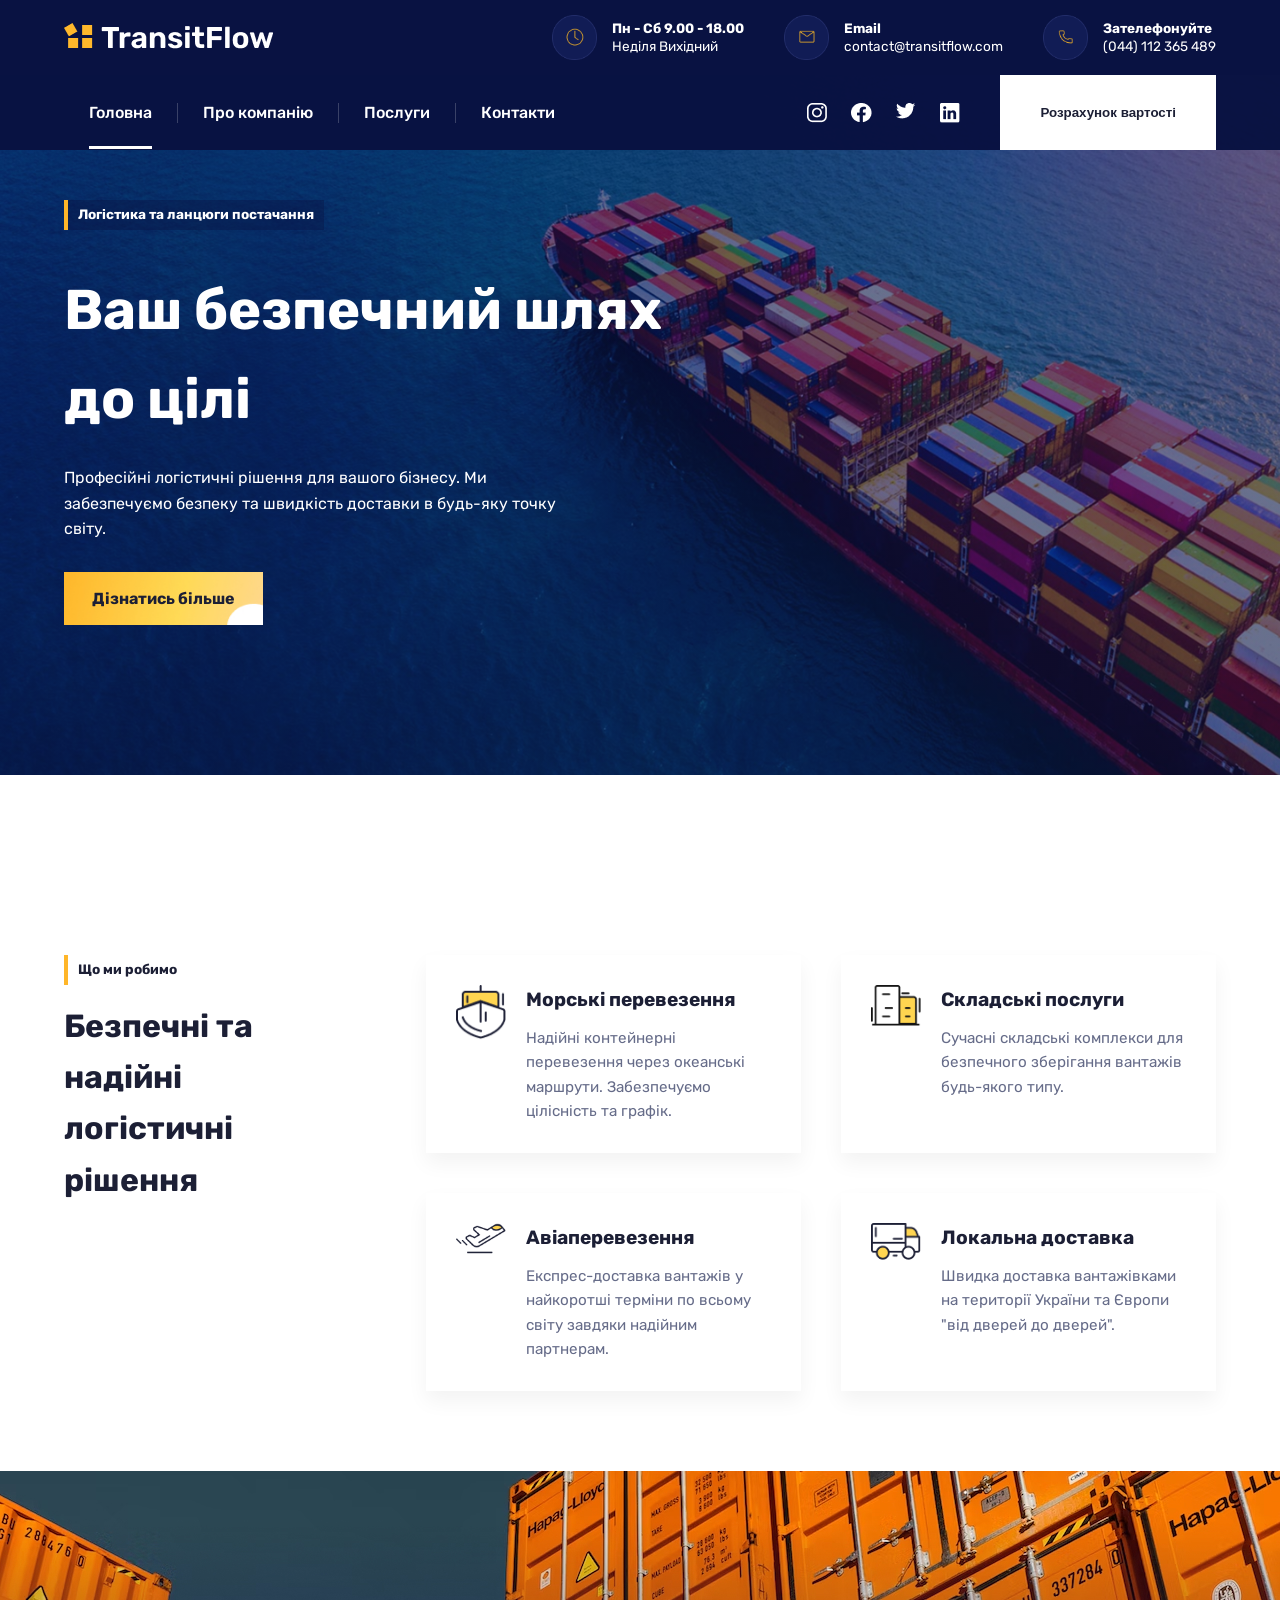
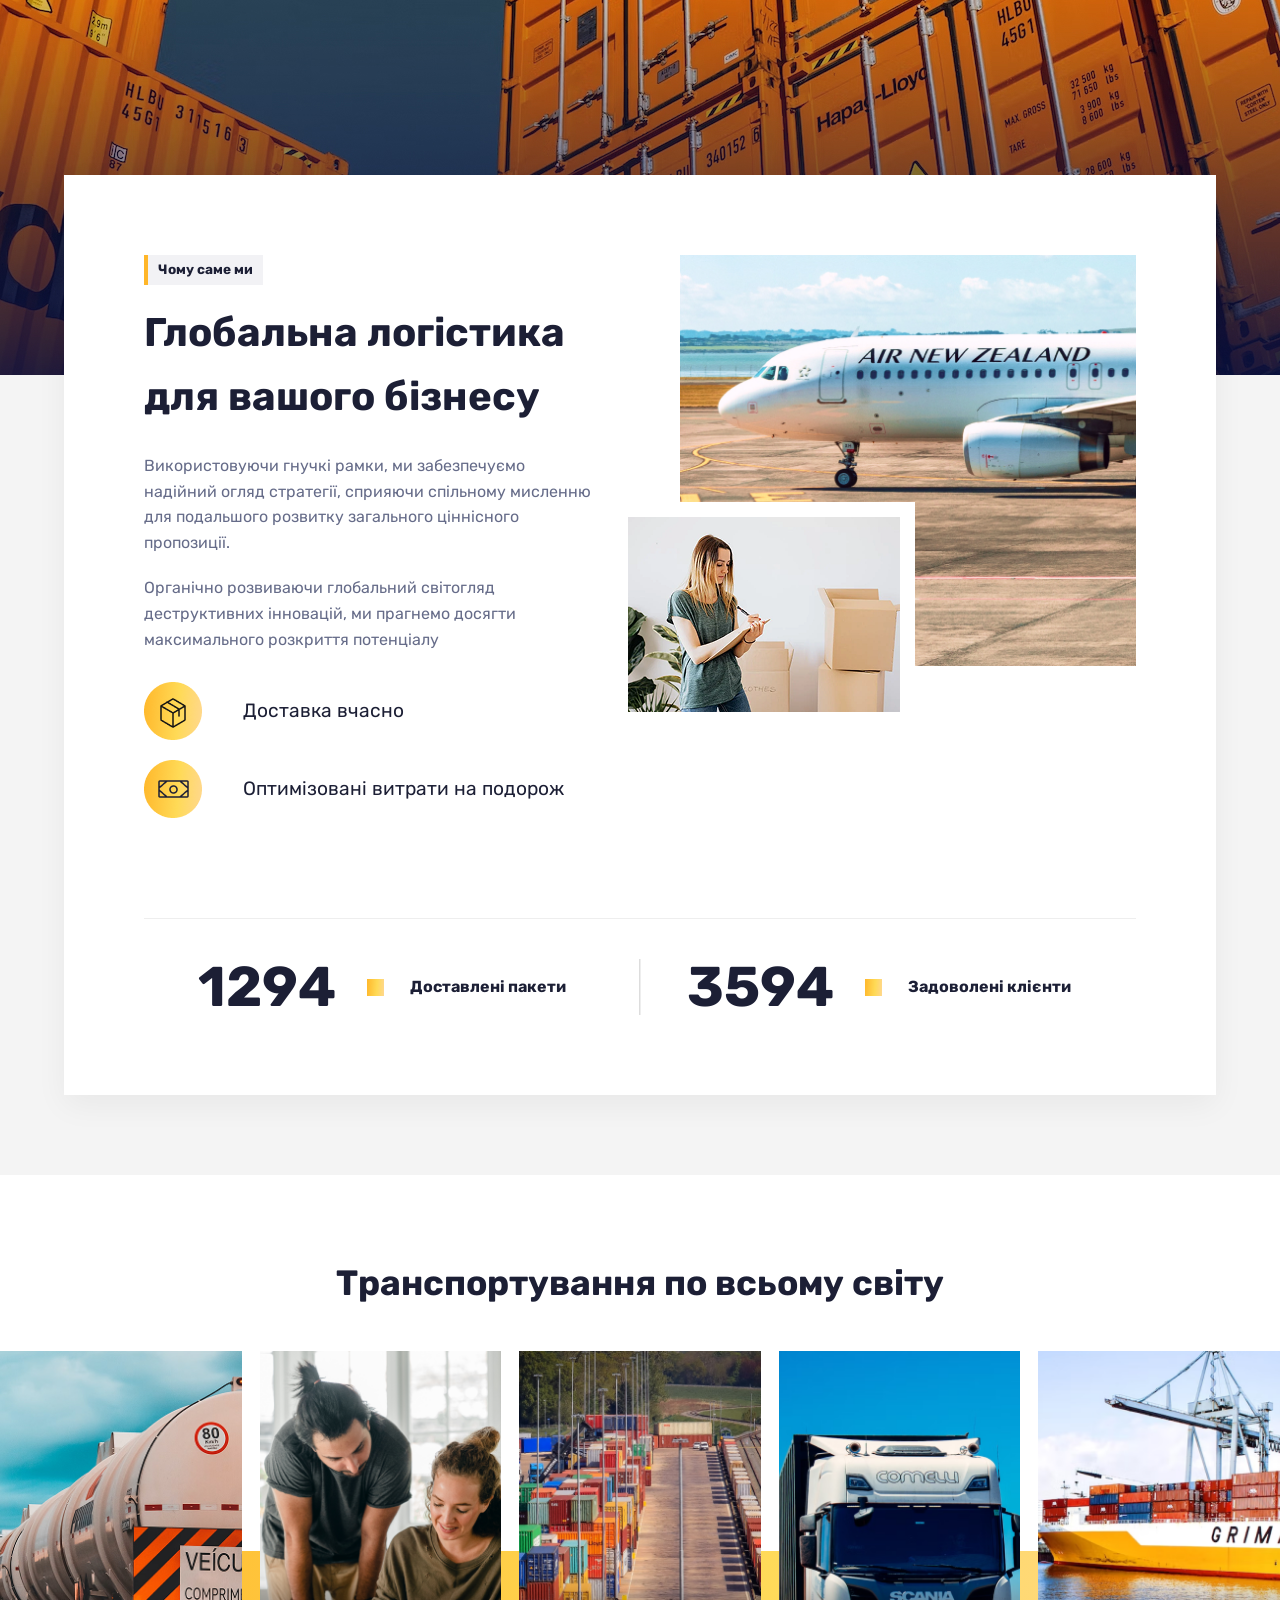
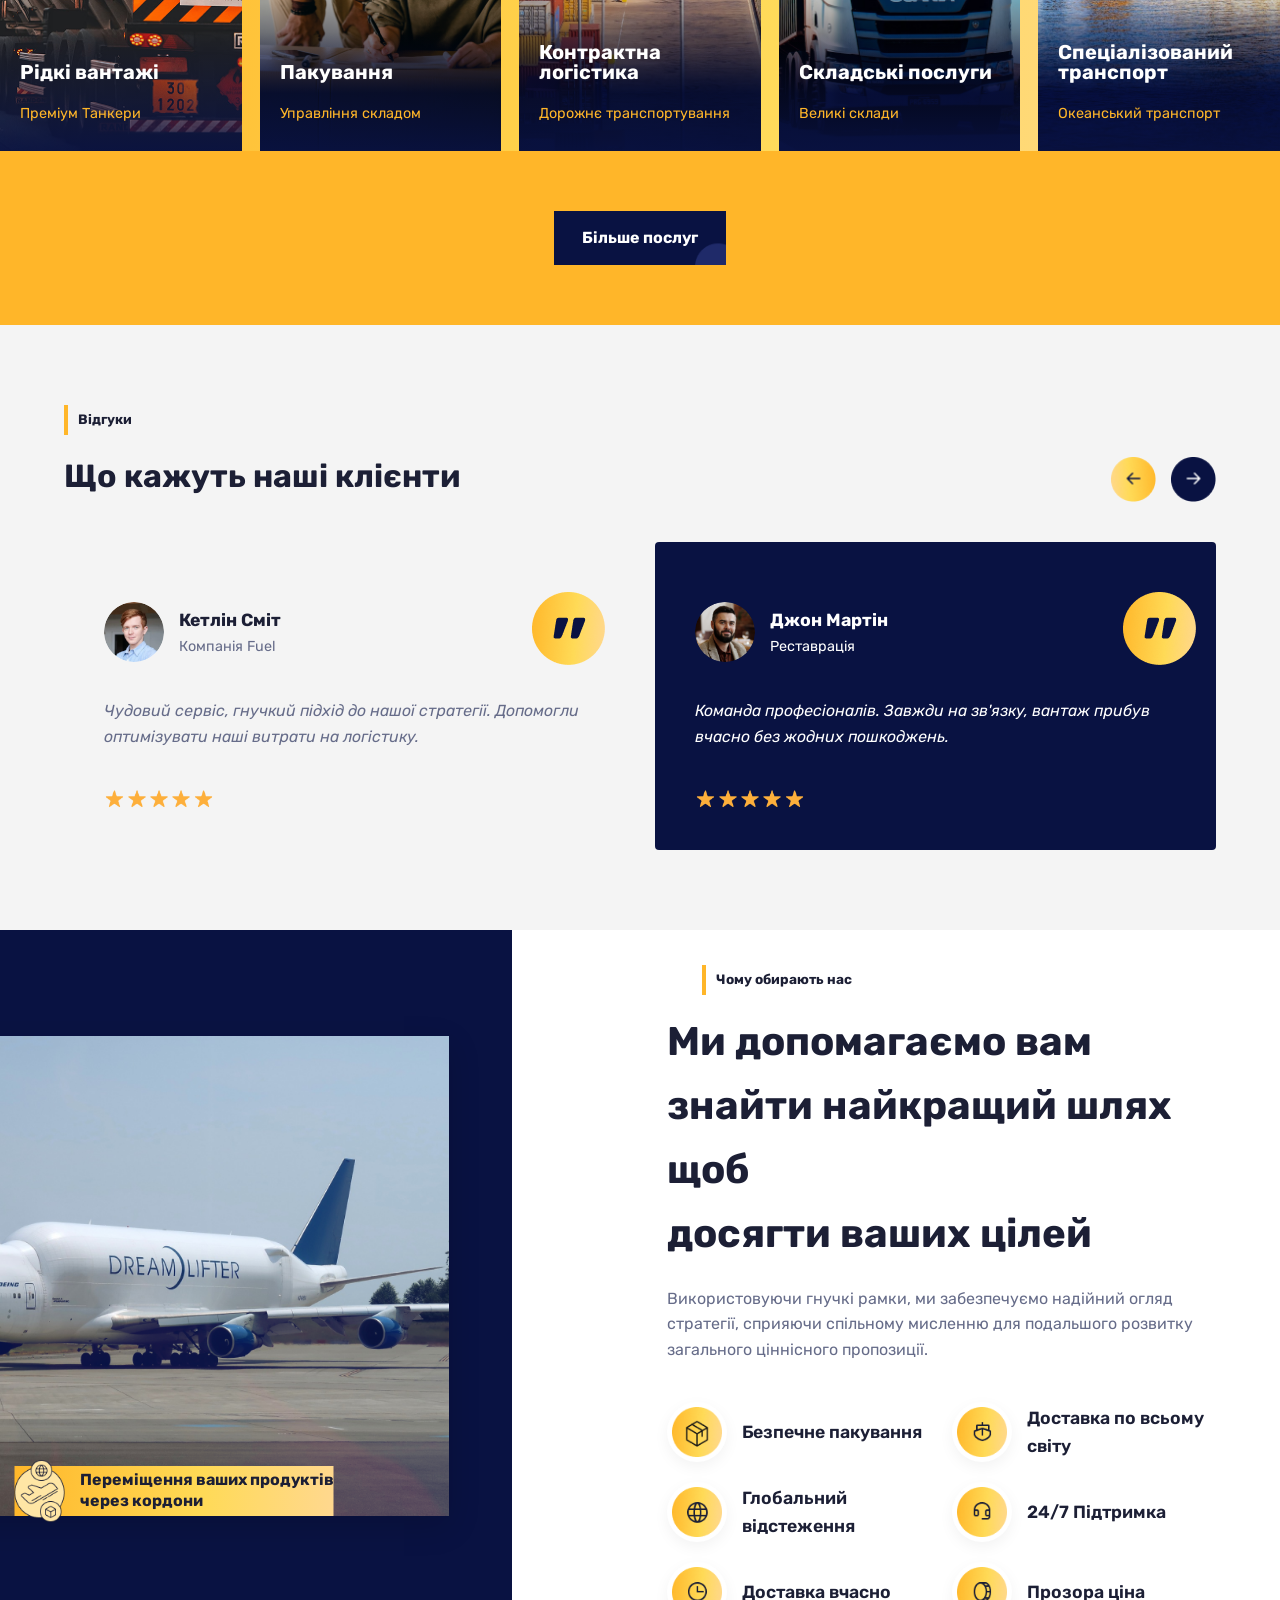
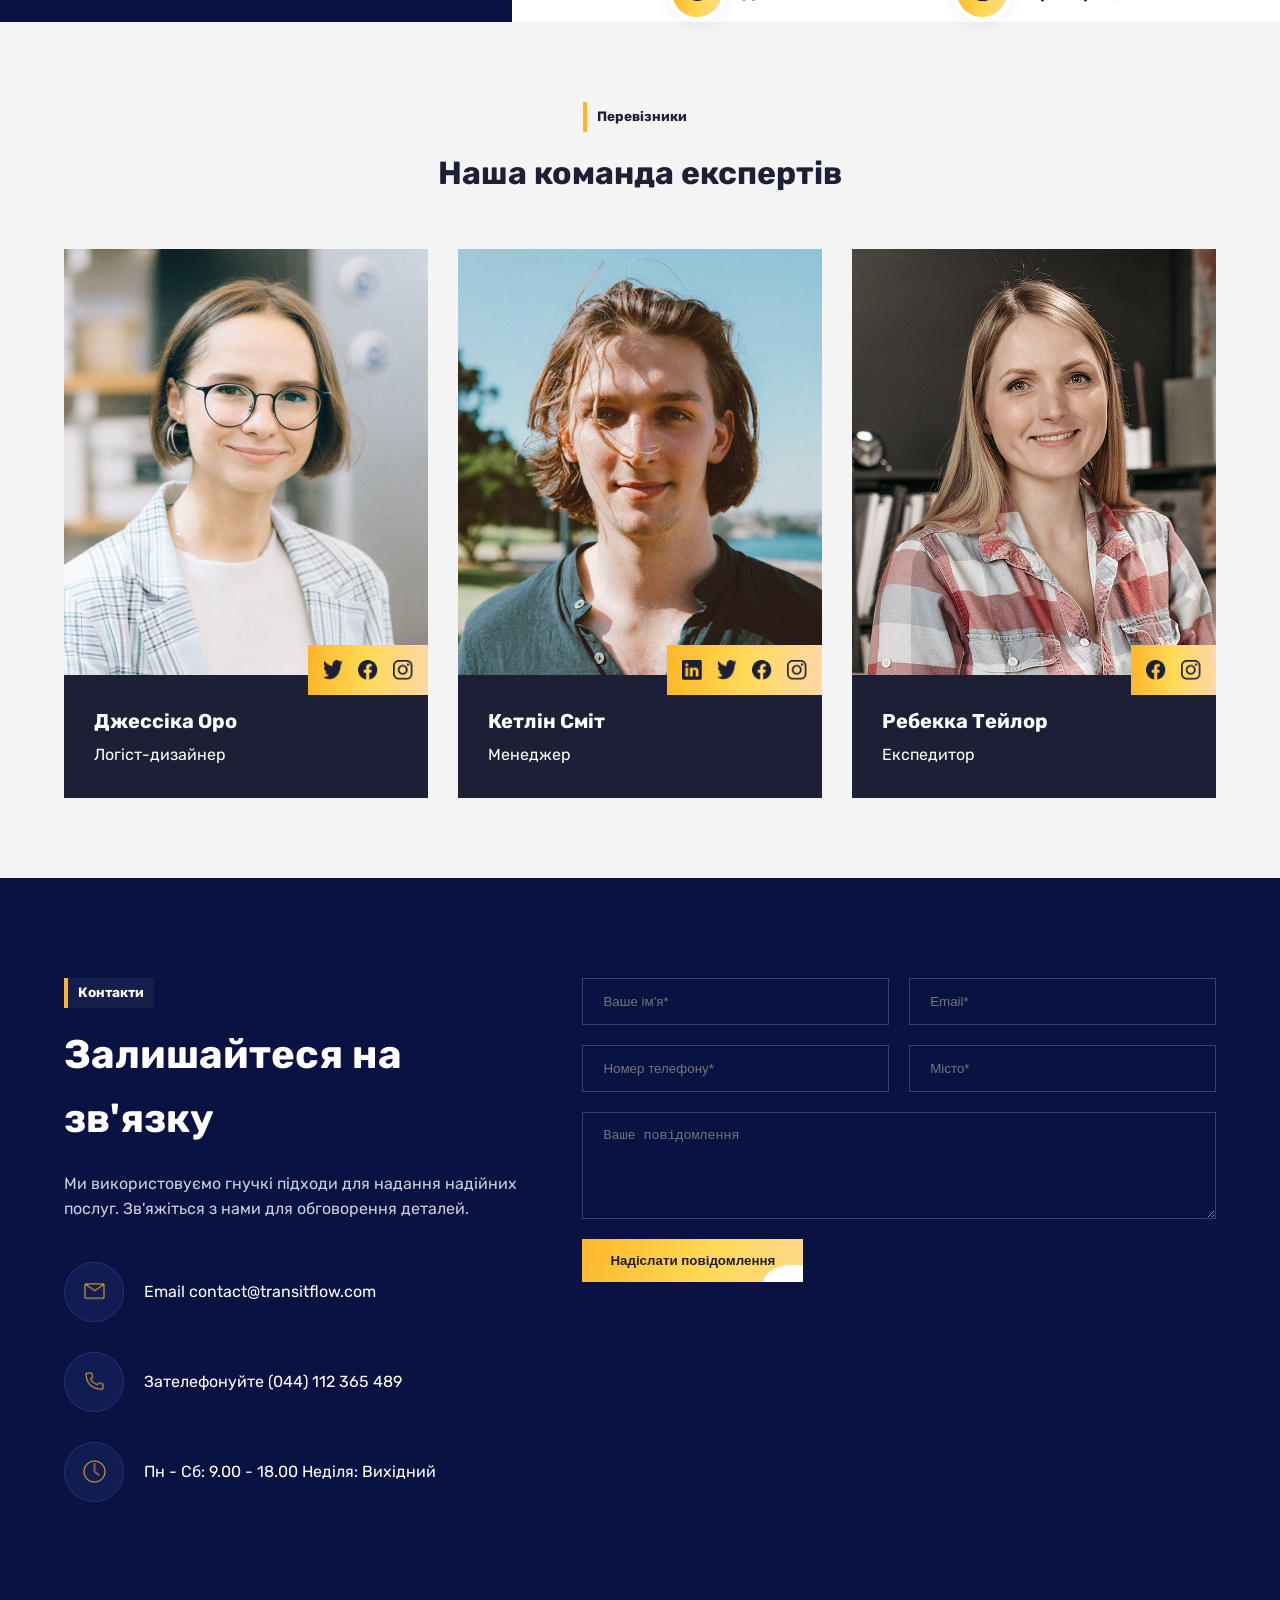
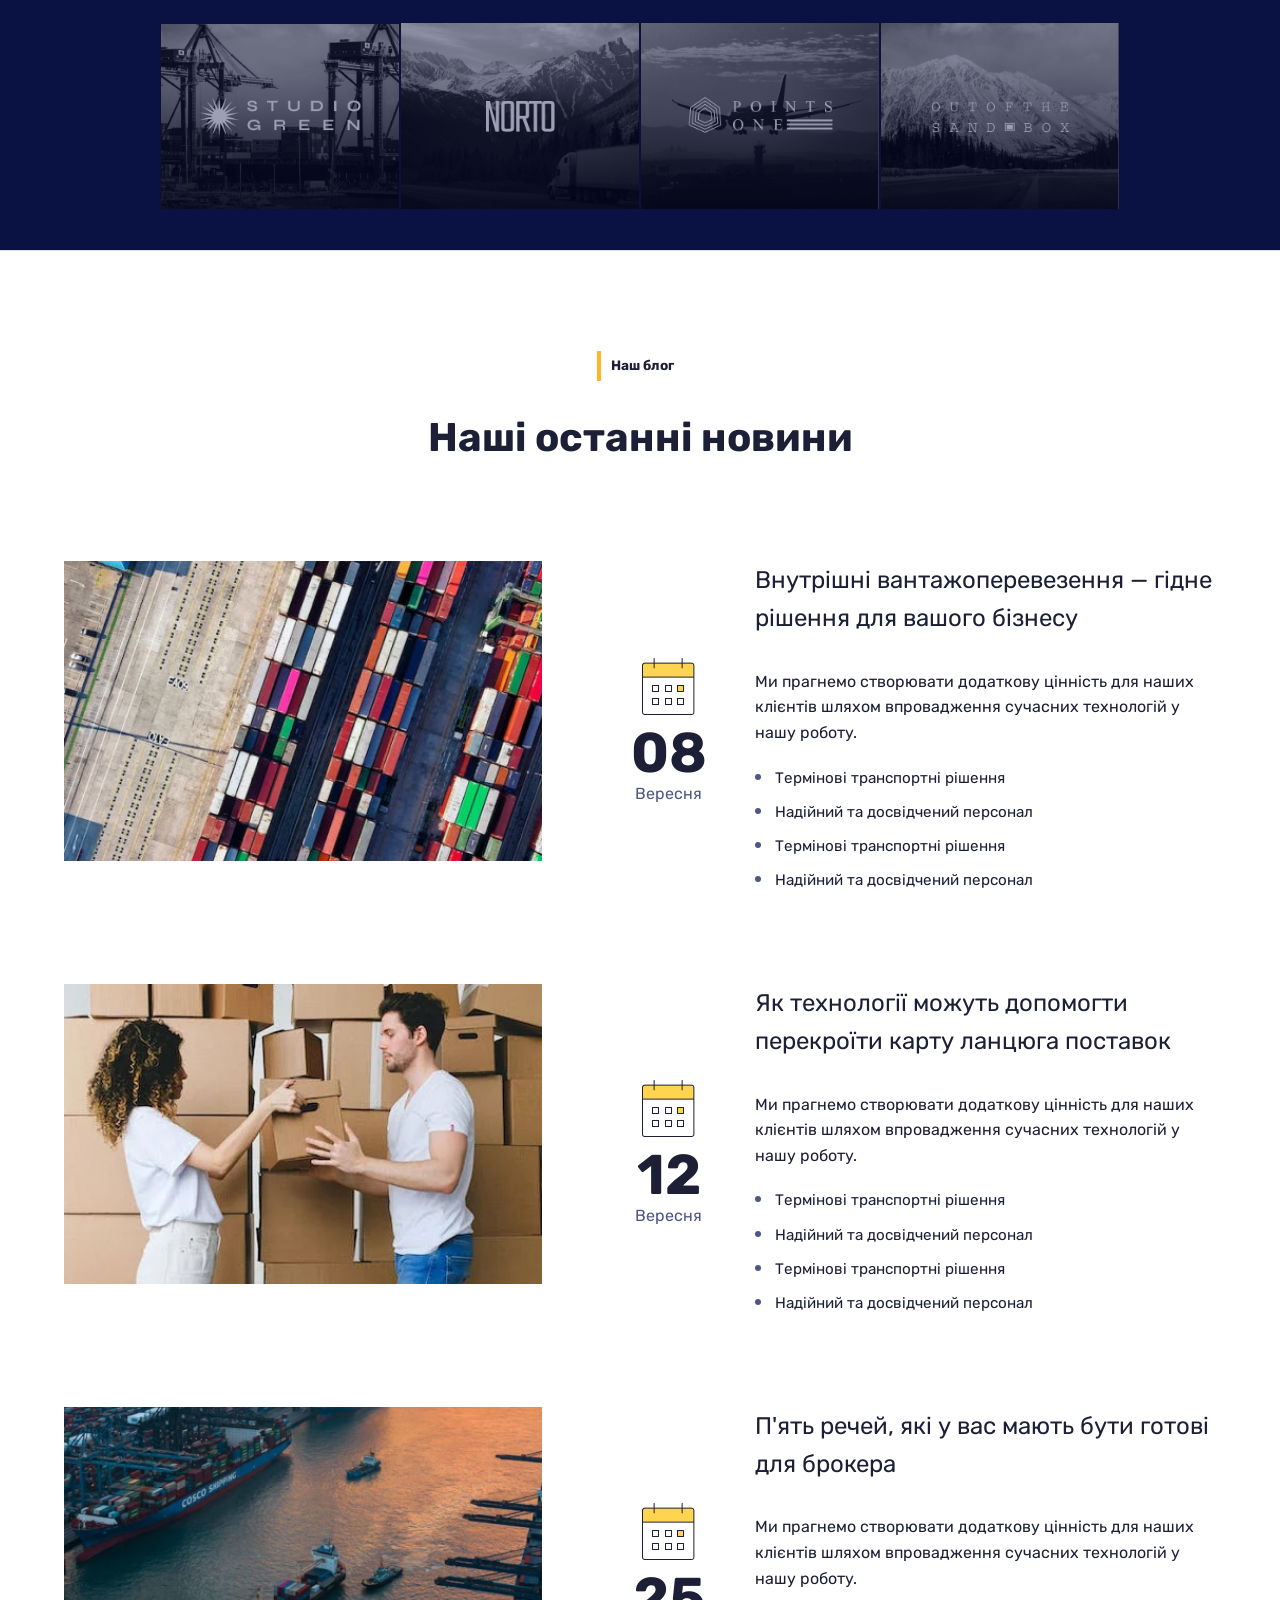
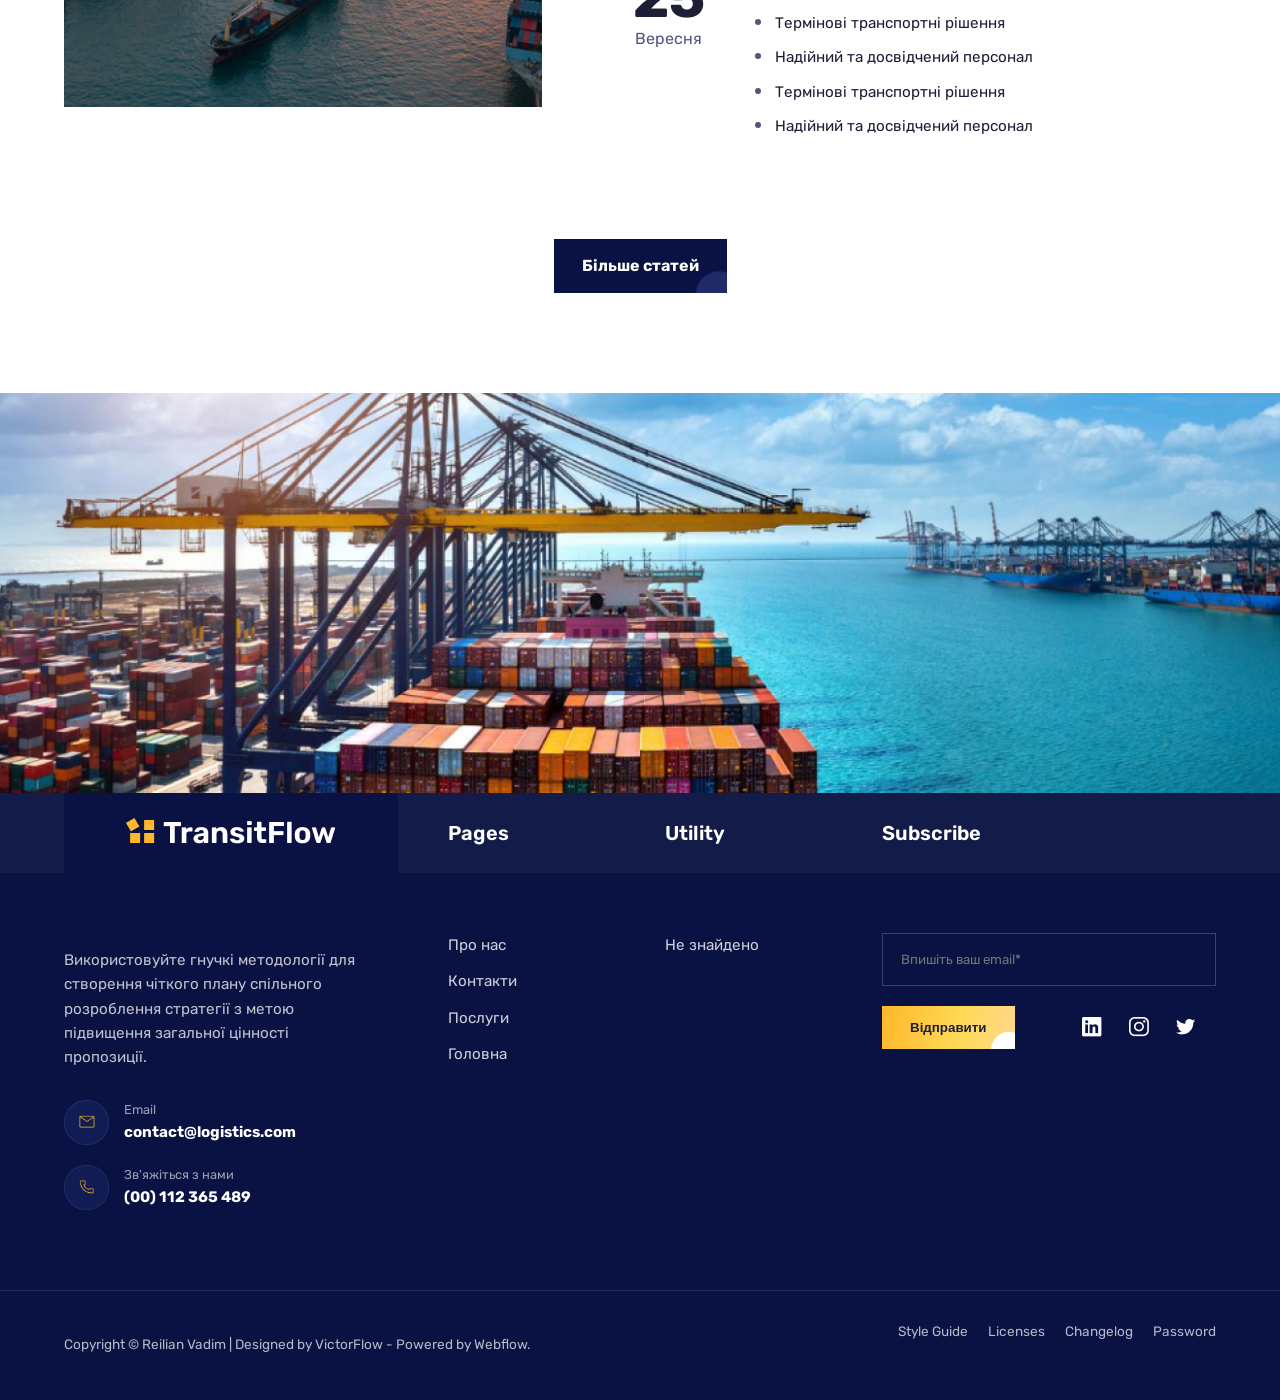
<file: index.html>
<!doctype html>
<html lang="uk">

<head>
  <meta charset="UTF-8" />
  <meta name="viewport" content="width=device-width, initial-scale=1.0" />
  <title>Головна | TransitFlow</title>
  <meta name="description" content="TransitFlow - найкращі логістичні рішення." />
  <link rel="icon" href="assets/icons/favicon.ico" type="image/x-icon">
  <link rel="shortcut icon" href="assets/icons/favicon.ico" type="image/x-icon">
  <link rel="preconnect" href="https://fonts.googleapis.com">
  <link rel="preconnect" href="https://fonts.gstatic.com" crossorigin>
  <link href="https://fonts.googleapis.com/css2?family=Rubik:ital,wght@0,300..900;1,300..900&display=swap"
    rel="stylesheet">
  <link rel="stylesheet" href="https://cdn.jsdelivr.net/npm/swiper@10/swiper-bundle.min.css" />
  <link rel="stylesheet" href="assets/css/style.css" />
</head>

<body>
  <header class="header">
    <div class="header-top">
      <div class="container header-top-container">
        <div class="logo">
          <img src="assets/icons/Logo-1-icon.png" alt="TransitFlow Логотип" />
        </div>
        <div class="header-contacts-info">
          <div class="info-item">
            <div class="info-icon">
              <img src="assets/icons/clock-icon.png" alt="Годинник" />
            </div>
            <div class="info-text">
              <span class="info-title">Пн - Сб 9.00 - 18.00</span>
              <span class="info-desc">Неділя Вихідний</span>
            </div>
          </div>
          <div class="info-item">
            <div class="info-icon">
              <img src="assets/icons/email-yellow-icon.png" alt="Email" />
            </div>
            <div class="info-text">
              <span class="info-title">Email</span>
              <span class="info-desc">contact@transitflow.com</span>
            </div>
          </div>
          <div class="info-item">
            <div class="info-icon">
              <img src="assets/icons/call-yellow-icon.png" alt="Телефон" />
            </div>
            <div class="info-text">
              <span class="info-title">Зателефонуйте</span>
              <span class="info-desc">(044) 112 365 489</span>
            </div>
          </div>
        </div>
        <button class="burger-menu" aria-label="Перемикач меню">
          <span class="line"></span><span class="line"></span><span class="line"></span>
        </button>
      </div>
    </div>

    <div class="header-bottom">
      <div class="container header-bottom-container">
        <nav class="main-nav">
          <ul>
            <li><a href="index.html" class="active">Головна</a></li>
            <li class="nav-divider"></li>
            <li><a href="about.html">Про компанію</a></li>
            <li class="nav-divider"></li>
            <li><a href="services.html">Послуги</a></li>
            <li class="nav-divider"></li>
            <li><a href="contact.html">Контакти</a></li>
          </ul>
        </nav>
        <div class="header-actions">
          <div class="social-links">
            <a href="#"><img src="assets/icons/Instagram-icon.png" alt="Instagram" /></a>
            <a href="#"><img src="assets/icons/Facebook-icon.png" alt="Facebook" /></a>
            <a href="#"><img src="assets/icons/Twitter-icon.png" alt="Twitter" /></a>
            <a href="#"><img src="assets/icons/Linkdin-icon.png" alt="LinkedIn" /></a>
          </div>
          <button class="btn btn-white trigger-modal">
            Розрахунок вартості
          </button>
        </div>
      </div>
    </div>
  </header>

  <main>
    <section class="page-banner bg-home fetchpriority=high">
      <div class="container">
        <span class="badge-tag">Логістика та ланцюги постачання</span>
        <h1 class="hero-title opt-cls-1">
          Ваш безпечний шлях до цілі
        </h1>
        <p class="opt-cls-2">
          Професійні логістичні рішення для вашого бізнесу. Ми забезпечуємо
          безпеку та швидкість доставки в будь-яку точку світу.
        </p>
        <a href="about.html" class="btn btn-yellow">Дізнатись більше</a>
      </div>
    </section>

    <section class="home-what-we-do-section opt-cls-3">
      <div class="container grid-two-col align-items-center">
        <div class="home-wwd-text">
          <span class="badge-tag-dark">Що ми робимо</span>
          <h2 class="section-title-text">
            Безпечні та надійні логістичні рішення
          </h2>
        </div>

        <div class="services-grid-home">
          <div class="service-item">
            <div class="s-icon">
              <img src="assets/icons/Icon-1.png" alt="Морські" class="opt-cls-4" />
            </div>
            <div class="s-text">
              <h3 class="service-text">Морські перевезення</h3>
              <p>
                Надійні контейнерні перевезення через океанські маршрути.
                Забезпечуємо цілісність та графік.
              </p>
            </div>
          </div>
          <div class="service-item">
            <div class="s-icon">
              <img src="assets/icons/Icon-2.png" alt="Складські" class="opt-cls-4" />
            </div>
            <div class="s-text">
              <h3>Складські послуги</h3>
              <p>
                Сучасні складські комплекси для безпечного зберігання вантажів
                будь-якого типу.
              </p>
            </div>
          </div>
          <div class="service-item">
            <div class="s-icon">
              <img src="assets/icons/Icon-3.png" alt="Авіа" class="opt-cls-4" />
            </div>
            <div class="s-text">
              <h3>Авіаперевезення</h3>
              <p>
                Експрес-доставка вантажів у найкоротші терміни по всьому світу
                завдяки надійним партнерам.
              </p>
            </div>
          </div>
          <div class="service-item">
            <div class="s-icon">
              <img src="assets/icons/Icon-5.png" alt="Локальна" class="opt-cls-4" />
            </div>
            <div class="s-text">
              <h3>Локальна доставка</h3>
              <p>
                Швидка доставка вантажівками на території України та Європи
                "від дверей до дверей".
              </p>
            </div>
          </div>
        </div>
      </div>
    </section>

    <section class="why-us-global">
      <div class="why-us-global-bg"></div>

      <div class="container">
        <div class="why-us-wrapper">
          <div class="grid-two-col align-items-center">
            <div class="wu-text-col">
              <span class="badge-tag-dark opt-cls-5">Чому саме ми</span>
              <h2 class="section-title-text opt-cls-6">
                Глобальна логістика для вашого бізнесу
              </h2>
              <p class="opt-cls-7">
                Використовуючи гнучкі рамки, ми забезпечуємо надійний огляд стратегії,
                сприяючи спільному мисленню для подальшого розвитку загального
                ціннісного пропозиції.
              </p>
              <p>
                Органічно розвиваючи глобальний світогляд деструктивних
                інновацій, ми прагнемо досягти максимального розкриття потенціалу
              </p>

              <ul class="gl-features">
                <li>
                  <div class="gl-icon">
                    <img src="assets/icons/box-icon.png" alt="Box" />
                  </div>
                  <span>Доставка вчасно</span>
                </li>
                <li>
                  <div class="gl-icon">
                    <img src="assets/icons/money-icon.png" alt="Money" />
                  </div>
                  <span>Оптимізовані витрати на подорож</span>
                </li>
              </ul>
            </div>

            <div class="wu-images-col relative">
              <img src="assets/images/airplane.jpg" alt="Airplane" class="img-large" />
              <img src="assets/images/woman.png" alt="Woman packing" class="img-small" />
            </div>
          </div>

          <div class="gl-stats">
            <div class="stat-item">
              <h2>1294</h2>
              <p><span class="yellow-square"></span> Доставлені пакети</p>
            </div>
            <div class="stat-item border-left-desk">
              <h2>3594</h2>
              <p><span class="yellow-square"></span> Задоволені клієнти</p>
            </div>
          </div>
        </div>
      </div>
    </section>

    <section class="our-projects-section">
      <div class="projects-header text-center">
        <h2 class="section-title-text">Транспортування по всьому світу</h2>
      </div>

      <div class="projects-gallery-container">
        <div class="projects-gallery">
          <div class="project-item">
            <img src="assets/images/gallery-1.png" alt="Рідкі вантажі">
            <div class="project-overlay">
              <h3>Рідкі вантажі</h3>
              <p>Преміум Танкери</p>
            </div>
          </div>
          <div class="project-item">
            <img src="assets/images/gallery-2.png" alt="Пакування">
            <div class="project-overlay">
              <h3>Пакування</h3>
              <p>Управління складом</p>
            </div>
          </div>
          <div class="project-item">
            <img src="assets/images/gallery-3.png" alt="Контрактна логістика">
            <div class="project-overlay">
              <h3>Контрактна логістика</h3>
              <p>Дорожнє транспортування</p>
            </div>
          </div>
          <div class="project-item">
            <img src="assets/images/gallery-4.png" alt="Складські послуги">
            <div class="project-overlay">
              <h3>Складські послуги</h3>
              <p>Великі склади</p>
            </div>
          </div>
          <div class="project-item">
            <img src="assets/images/gallery-5.png" alt="Спеціалізований транспорт">
            <div class="project-overlay">
              <h3>Спеціалізований транспорт</h3>
              <p>Океанський транспорт</p>
            </div>
          </div>
        </div>
      </div>

      <div class="projects-footer text-center">
        <a href="services.html" class="btn btn-dark">Більше послуг</a>
      </div>
    </section>

    <section class="testimonial-section bg-light">
      <div class="container">
        <div class="testimonial-header opt-cls-8">
          <div>
            <span class="badge-tag-dark">Відгуки</span>
            <h2 class="section-title-text opt-cls-9">
              Що кажуть наші клієнти
            </h2>
          </div>
          <div class="swiper-nav-buttons">
            <div class="swiper-button-prev-custom">
              <img src="assets/icons/arrow-left.png" alt="Попередній" />
            </div>
            <div class="swiper-button-next-custom">
              <img src="assets/icons/arrow-right.png" alt="Наступний" />
            </div>
          </div>
        </div>

        <div class="swiper testimonial-swiper">
          <div class="swiper-wrapper">
            <div class="swiper-slide">
              <div class="testimonial-card">
                <div class="t-meta">
                  <img src="assets/icons/quote-icon.png" alt="Лапки" class="quote-icon" />
                </div>
                <div class="t-user opt-cls-10">
                  <img src="assets/images/User.png" alt="Клієнт" class="opt-cls-11" />
                  <div>
                    <h3 class="opt-cls-9">Кетлін Сміт</h3>
                    <p class="opt-cls-12">Компанія Fuel</p>
                  </div>
                </div>
                <p class="t-text opt-cls-13">
                  Чудовий сервіс, гнучкий підхід до нашої стратегії. Допомогли
                  оптимізувати наші витрати на логістику.
                </p>
                <div class="rating-stars">
                  <img src="assets/icons/stars-icon.png" alt="Зірка" />
                </div>
              </div>
            </div>
            <div class="swiper-slide">
              <div class="testimonial-card dark-card">
                <div class="t-meta">
                  <img src="assets/icons/quote-icon.png" alt="Лапки" class="quote-icon" />
                </div>
                <div class="t-user opt-cls-10">
                  <img src="assets/images/User-1.png" alt="Клієнт" class="opt-cls-11" />
                  <div>
                    <h3 class="opt-cls-14">Джон Мартін</h3>
                    <p class="opt-cls-12">Реставрація</p>
                  </div>
                </div>
                <p class="t-text opt-cls-13">
                  Команда професіоналів. Завжди на зв'язку, вантаж прибув
                  вчасно без жодних пошкоджень.
                </p>
                <div class="rating-stars">
                  <img src="assets/icons/stars-icon.png" alt="Зірка" />
                </div>
              </div>
            </div>
          </div>
        </div>
      </div>
    </section>

    <section class="why-choose-section">
      <div class="why-choose-bg"></div>

      <div class="container grid-two-col">
        <div class="why-choose-image">
          <img src="assets/images/airplane-2.png" alt="Літак" class="img-main">
          <div class="moving-element">
            <div class="me-icon"><img src="assets/icons/airplane-across-icon.png" alt="Airplane"></div>
            <p>Переміщення ваших продуктів<br>через кордони</p>
          </div>
        </div>

        <div class="why-choose-content">
          <span class="badge-tag-dark opt-cls-15">Чому
            обирають нас</span>
          <h2 class="section-title-text opt-cls-16">Ми допомагаємо вам знайти найкращий шлях
            щоб<br>досягти ваших цілей</h2>
          <p class="opt-cls-17">Використовуючи гнучкі рамки, ми забезпечуємо надійний огляд стратегії,
            сприяючи спільному мисленню для подальшого розвитку загального
            ціннісного пропозиції.</p>

          <div class="icon-list-grid">
            <div class="icon-box">
              <div class="ib-icon"><img src="assets/icons/box-icon.png" alt="Icon"></div>
              <h3>Безпечне пакування</h3>
            </div>
            <div class="icon-box">
              <div class="ib-icon"><img src="assets/icons/ship-icon.png" alt="Icon"></div>
              <h3>Доставка по всьому світу</h3>
            </div>
            <div class="icon-box">
              <div class="ib-icon"><img src="assets/icons/global-icon.png" alt="Icon"></div>
              <h3>Глобальний відстеження</h3>
            </div>
            <div class="icon-box">
              <div class="ib-icon"><img src="assets/icons/support-icon.png" alt="Icon"></div>
              <h3>24/7 Підтримка</h3>
            </div>
            <div class="icon-box">
              <div class="ib-icon"><img src="assets/icons/time-yellow-icon.png" alt="Icon"></div>
              <h3>Доставка вчасно</h3>
            </div>
            <div class="icon-box">
              <div class="ib-icon"><img src="assets/icons/coin-icon.png" alt="Icon"></div>
              <h3>Прозора ціна</h3>
            </div>
          </div>
        </div>
      </div>
    </section>

    <section class="team-section">
      <div class="container">
        <div class="text-center opt-cls-18">
          <span class="badge-tag-dark">Перевізники</span>
          <h2 class="section-title-text">Наша команда експертів</h2>
        </div>

        <div class="team-grid">
          <div class="team-card">
            <div class="team-image-wrapper">
              <img src="assets/images/team-1.png" alt="Джессіка Оро" />
              <div class="team-socials">
                <a href="https://x.com"><img src="assets/icons/twitter-dark-icon.png" alt="Twitter" /></a>
                <a href="https://www.facebook.com"><img src="assets/icons/facebook-dark-icon.png" alt="Facebook" /></a>
                <a href="https://www.instagram.com"><img src="assets/icons/instagram-dark-icon.png"
                    alt="Instagram" /></a>
              </div>
            </div>
            <div class="team-info">
              <h3>Джессіка Оро</h3>
              <p>Логіст-дизайнер</p>
            </div>
          </div>

          <div class="team-card">
            <div class="team-image-wrapper">
              <img src="assets/images/team-2.png" alt="Кетлін Сміт" />
              <div class="team-socials">
                <a href="https://ua.linkedin.com"><img src="assets/icons/In-dark-icon.png" alt="LinkedIn" /></a>
                <a href="https://x.com"><img src="assets/icons/twitter-dark-icon.png" alt="Twitter" /></a>
                <a href="https://www.facebook.com"><img src="assets/icons/facebook-dark-icon.png" alt="Facebook" /></a>
                <a href="https://www.instagram.com"><img src="assets/icons/instagram-dark-icon.png"
                    alt="Instagram" /></a>
              </div>
            </div>
            <div class="team-info">
              <h3>Кетлін Сміт</h3>
              <p>Менеджер</p>
            </div>
          </div>

          <div class="team-card">
            <div class="team-image-wrapper">
              <img src="assets/images/team-3.png" alt="Ребекка Тейлор" />
              <div class="team-socials">
                <a href="https://www.facebook.com"><img src="assets/icons/facebook-dark-icon.png" alt="Facebook" /></a>
                <a href="https://www.instagram.com"><img src="assets/icons/instagram-dark-icon.png"
                    alt="Instagram" /></a>
              </div>
            </div>
            <div class="team-info">
              <h3>Ребекка Тейлор</h3>
              <p>Експедитор</p>
            </div>
          </div>
        </div>
      </div>
    </section>
    <section class="contact-section-home">
      <div class="container contact-inner-home">
        <div class="contact-content-home">

          <div class="contact-info-col-home">
            <span class="badge-tag-dark opt-cls-19">Контакти</span>
            <h2 class="section-title-text opt-cls-20">Залишайтеся на
              зв'язку</h2>
            <p class="opt-cls-21">
              Ми використовуємо гнучкі підходи для надання надійних послуг. Зв'яжіться з нами для обговорення деталей.
            </p>

            <div class="contact-info-blocks-home">
              <div class="c-info-block-home">
                <div class="c-icon-circle-home"><img src="assets/icons/email-yellow-icon.png" alt="Email"></div>
                <div class="c-text-home">
                  <span class="c-label-home">Email</span>
                  <span class="c-value-home">contact@transitflow.com</span>
                </div>
              </div>
              <div class="c-info-block-home">
                <div class="c-icon-circle-home"><img src="assets/icons/call-yellow-icon.png" alt="Call"></div>
                <div class="c-text-home">
                  <span class="c-label-home">Зателефонуйте</span>
                  <span class="c-value-home">(044) 112 365 489</span>
                </div>
              </div>
              <div class="c-info-block-home">
                <div class="c-icon-circle-home"><img src="assets/icons/clock-icon.png" alt="Time"></div>
                <div class="c-text-home">
                  <span class="c-label-home">Пн - Сб: 9.00 - 18.00</span>
                  <span class="c-value-home">Неділя: Вихідний</span>
                </div>
              </div>
            </div>
          </div>

          <div class="contact-form-col-home">
            <form class="contact-form-home">
              <div class="form-row-home">
                <input type="text" placeholder="Ваше ім'я*" required />
                <input type="email" placeholder="Email*" required />
              </div>
              <div class="form-row-home">
                <input type="tel" placeholder="Номер телефону*" required />
                <input type="text" placeholder="Місто*" required />
              </div>
              <textarea rows="5" placeholder="Ваше повідомлення"></textarea>
              <div class="form-actions-home opt-cls-22">
                <button type="submit" class="btn btn-yellow">Надіслати повідомлення</button>
              </div>
            </form>
          </div>
        </div>
      </div>

      <div class="clients-banner border-bottom">
        <div class="container clients-flex">
          <img src="assets/images/partner1-logo.png" alt="Партнер 1" />
          <img src="assets/images/partner2-logo.png" alt="Партнер 2" />
          <img src="assets/images/partner3-logo.png" alt="Партнер 3" />
          <img src="assets/images/partner4-logo.png" alt="Партнер 4" />
        </div>
      </div>
    </section>

    <section class="blog-list-section">
      <div class="container">
        <div class="text-center opt-cls-18">
          <span class="opt-cls-23">Наш блог</span>
          <h2 class="section-title-text opt-cls-24">Наші останні новини</h2>
        </div>

        <div class="blog-list-container">
          <div class="blog-list-item">
            <div class="bli-image">
              <img src="assets/images/blog-1.png" alt="Блог 1">
              <a href="#" class="bli-overlay">Читати далі</a>
            </div>
            <div class="bli-date">
              <img src="assets/icons/calendar-icon.png" alt="Календар" />
              <span class="bli-day">08</span>
              <span class="bli-month">Вересня</span>
            </div>
            <div class="bli-content">
              <h3>Внутрішні вантажоперевезення — гідне рішення для вашого бізнесу</h3>
              <p>Ми прагнемо створювати додаткову цінність для наших клієнтів шляхом впровадження сучасних технологій у
                нашу роботу.</p>
              <ul>
                <li>Термінові транспортні рішення</li>
                <li>Надійний та досвідчений персонал</li>
                <li>Термінові транспортні рішення</li>
                <li>Надійний та досвідчений персонал</li>
              </ul>
            </div>
          </div>

          <div class="blog-list-item">
            <div class="bli-image">
              <img src="assets/images/blog-2.png" alt="Блог 2">
              <a href="#" class="bli-overlay">Читати далі</a>
            </div>
            <div class="bli-date">
              <img src="assets/icons/calendar-icon.png" alt="Календар" />
              <span class="bli-day">12</span>
              <span class="bli-month">Вересня</span>
            </div>
            <div class="bli-content">
              <h3>Як технології можуть допомогти перекроїти карту ланцюга поставок</h3>
              <p>Ми прагнемо створювати додаткову цінність для наших клієнтів шляхом впровадження сучасних технологій у
                нашу роботу.</p>
              <ul>
                <li>Термінові транспортні рішення</li>
                <li>Надійний та досвідчений персонал</li>
                <li>Термінові транспортні рішення</li>
                <li>Надійний та досвідчений персонал</li>
              </ul>
            </div>
          </div>

          <div class="blog-list-item">
            <div class="bli-image">
              <img src="assets/images/blog-3.png" alt="Блог 3">
              <a href="#" class="bli-overlay">Читати далі</a>
            </div>
            <div class="bli-date">
              <img src="assets/icons/calendar-icon.png" alt="Календар" />
              <span class="bli-day">25</span>
              <span class="bli-month">Вересня</span>
            </div>
            <div class="bli-content">
              <h3>П'ять речей, які у вас мають бути готові для брокера</h3>
              <p>Ми прагнемо створювати додаткову цінність для наших клієнтів шляхом впровадження сучасних технологій у
                нашу роботу.</p>
              <ul>
                <li>Термінові транспортні рішення</li>
                <li>Надійний та досвідчений персонал</li>
                <li>Термінові транспортні рішення</li>
                <li>Надійний та досвідчений персонал</li>
              </ul>
            </div>
          </div>
        </div>

        <div class="text-center opt-cls-25">
          <a href="#" class="btn btn-dark">Більше статей</a>
        </div>
      </div>
    </section>
    <div class="pre-footer-banner"></div>
  </main>

    <footer class="footer">
      <div class="footer-header-bar">
        <div class="container footer-header-grid">
          <div class="footer-header-col brand-h-col">
            <div class="logo">
              <img src="assets/icons/Logo-1-icon.png" alt="TransitFlow Логотип" />
            </div>
          </div>
          <div class="footer-header-col">
            <h3 class="footer-title">Pages</h3>
          </div>
          <div class="footer-header-col">
            <h3 class="footer-title">Utility</h3>
          </div>
          <div class="footer-header-col">
            <h3 class="footer-title">Subscribe</h3>
          </div>
        </div>
      </div>
      <div class="container footer-body-grid">
        <div class="footer-column brand-col">
          <p class="brand-text">
            Використовуйте гнучкі методології для створення чіткого плану
            спільного розроблення стратегії з метою підвищення загальної
            цінності пропозиції.
          </p>
          <div class="footer-contacts">
            <div class="contact-item">
              <div class="contact-icon">
                <img src="assets/icons/email-yellow-icon.png" alt="Email" />
              </div>
              <div class="contact-info">
                <span class="contact-label">Email</span>
                <a href="mailto:contact@logistics.com" class="contact-value">contact@logistics.com</a>
              </div>
            </div>
            <div class="contact-item">
              <div class="contact-icon">
                <img src="assets/icons/call-yellow-icon.png" alt="Call" />
              </div>
              <div class="contact-info">
                <span class="contact-label">Зв'яжіться з нами</span>
                <a href="tel:00112365489" class="contact-value">(00) 112 365 489</a>
              </div>
            </div>
          </div>
        </div>
        <div class="footer-column">
          <ul class="footer-links-list">
            <li><a href="about.html">Про нас</a></li>
            <li><a href="contact.html">Контакти</a></li>
            <li><a href="services.html">Послуги</a></li>
            <li><a href="index.html">Головна</a></li>
          </ul>
        </div>
        <div class="footer-column">
          <ul class="footer-links-list">
            <li><a href="404.html">Не знайдено</a></li>
          </ul>
        </div>
        <div class="footer-column subscribe-col">
          <form class="footer-subscribe-form">
            <input type="email" placeholder="Впишіть ваш email*" required autocomplete="email" />
            <div class="subscribe-actions">
              <button type="submit" class="btn btn-yellow">Відправити</button>
              <div class="footer-socials">
                <a href="#"> <img src="assets/icons/Linkdin-icon.png" alt="LinkedIn" /></a>
                <a href="#"><img src="assets/icons/Instagram-icon.png" alt="Instagram" /></a>
                <a href="#"><img src="assets/icons/Twitter-icon.png" alt="Twitter" /></a>
              </div>
            </div>
          </form>
        </div>
      </div>
      <div class="footer-bottom">
        <div class="container footer-bottom-container">
          <p class="copyright">
            Copyright © Reilian Vadim | Designed by VictorFlow - Powered by
            Webflow.
          </p>
          <div class="footer-bottom-links">
            <a href="#">Style Guide</a><a href="#">Licenses</a><a href="#">Changelog</a><a href="#">Password</a>
          </div>
        </div>
      </div>
    </footer>

    <div id="quoteModal" class="modal-overlay">
      <div class="modal-wrapper">
        <button class="modal-close">&times;</button>
        <h2 class="modal-title">Розрахунок вартості</h2>
        <form class="modal-form">
          <div class="form-group">
            <input type="text" required placeholder="Ваше ім'я" />
          </div>
          <div class="form-group">
            <input type="tel" required placeholder="Телефон" />
          </div>
          <button type="submit" class="btn btn-yellow btn-full">
            Відправити
          </button>
        </form>
      </div>
    </div>

    <script src="https://cdn.jsdelivr.net/npm/swiper@10/swiper-bundle.min.js"></script>
    <script src="assets/js/main.js"></script>
</body>

</html>
</file>
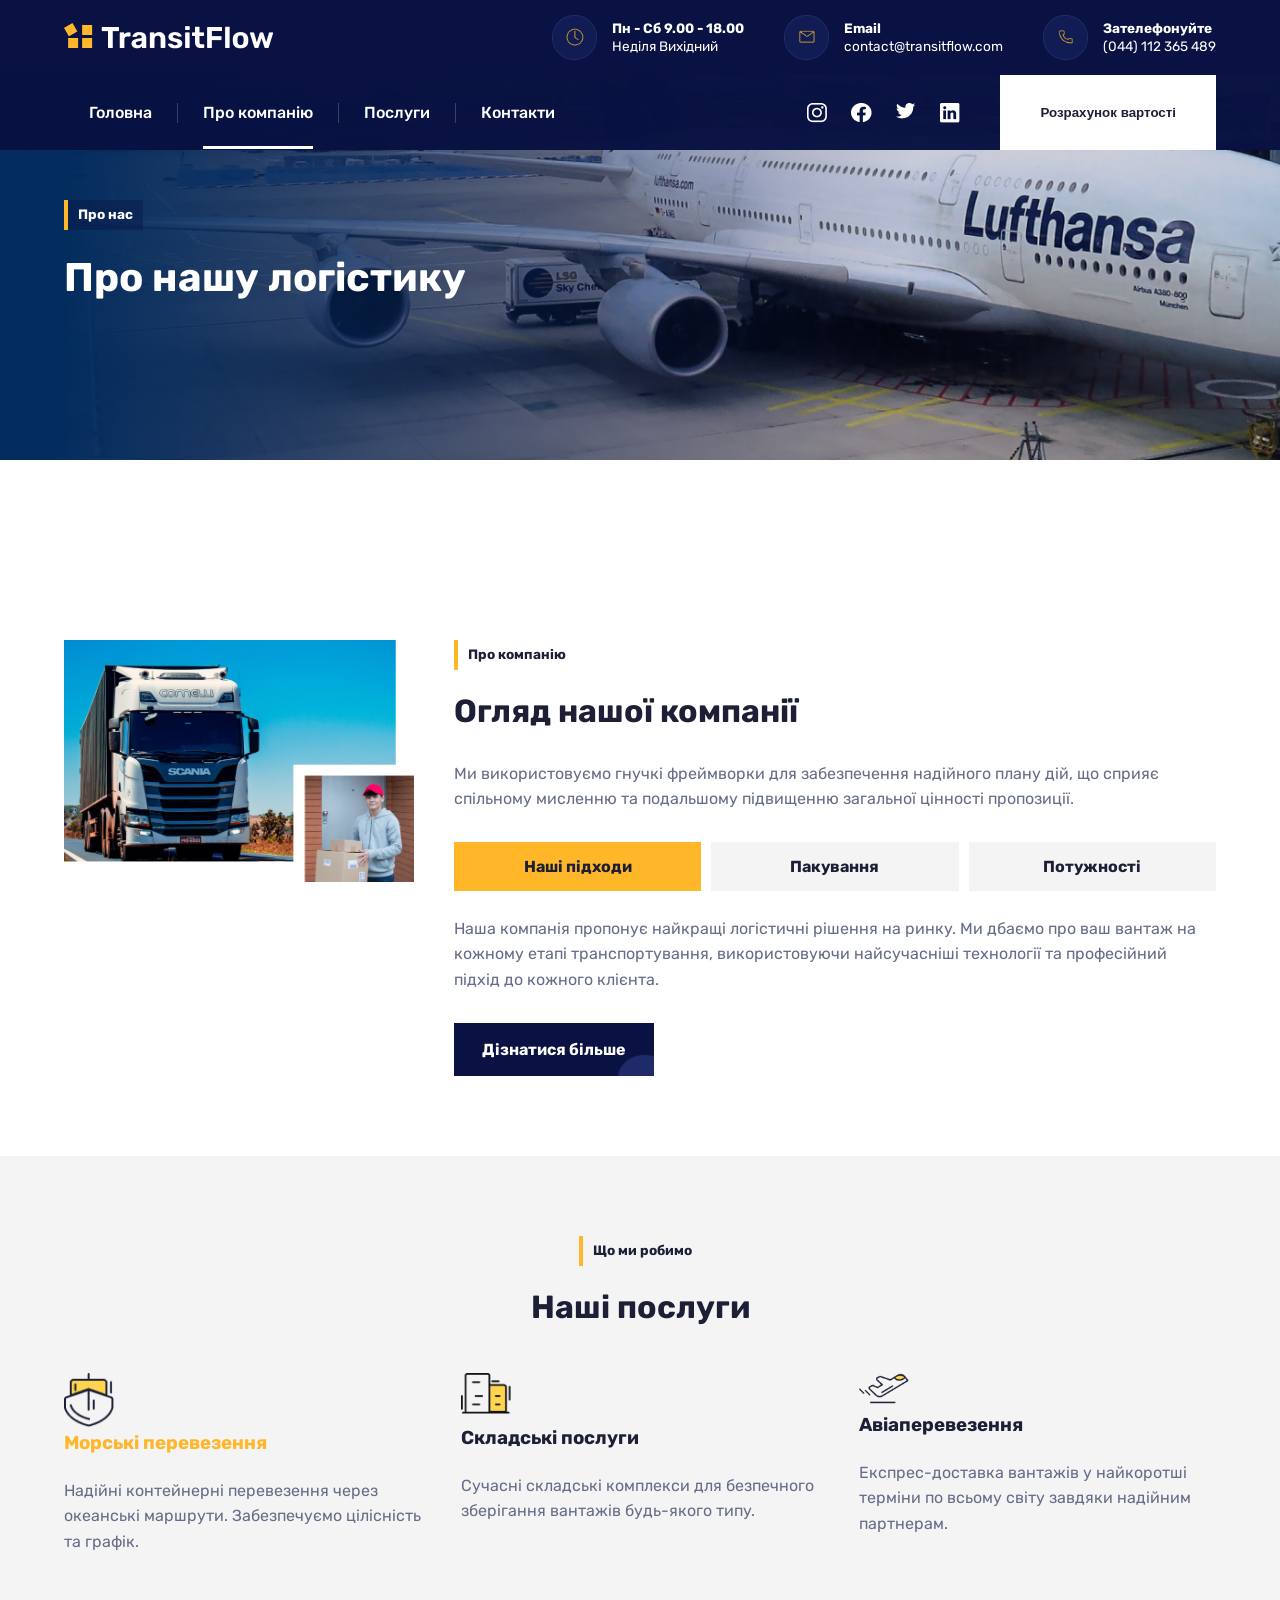
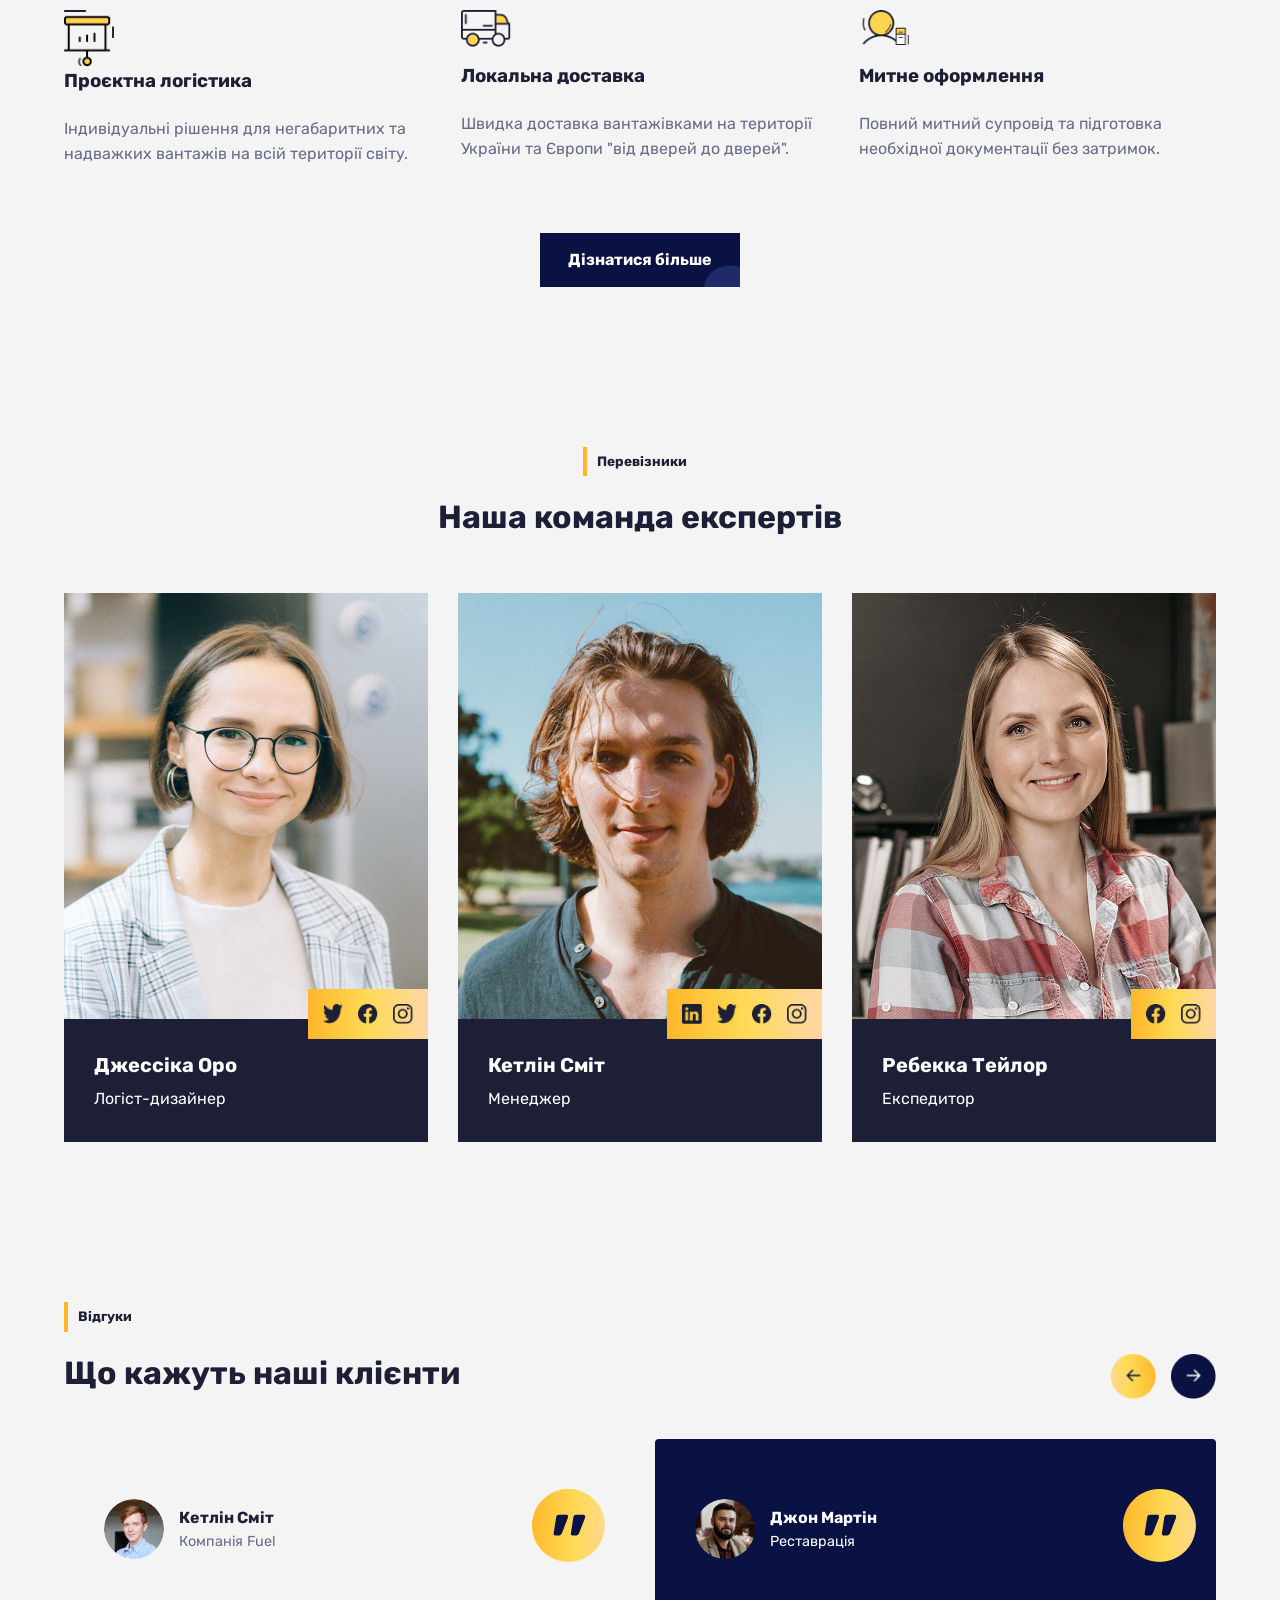
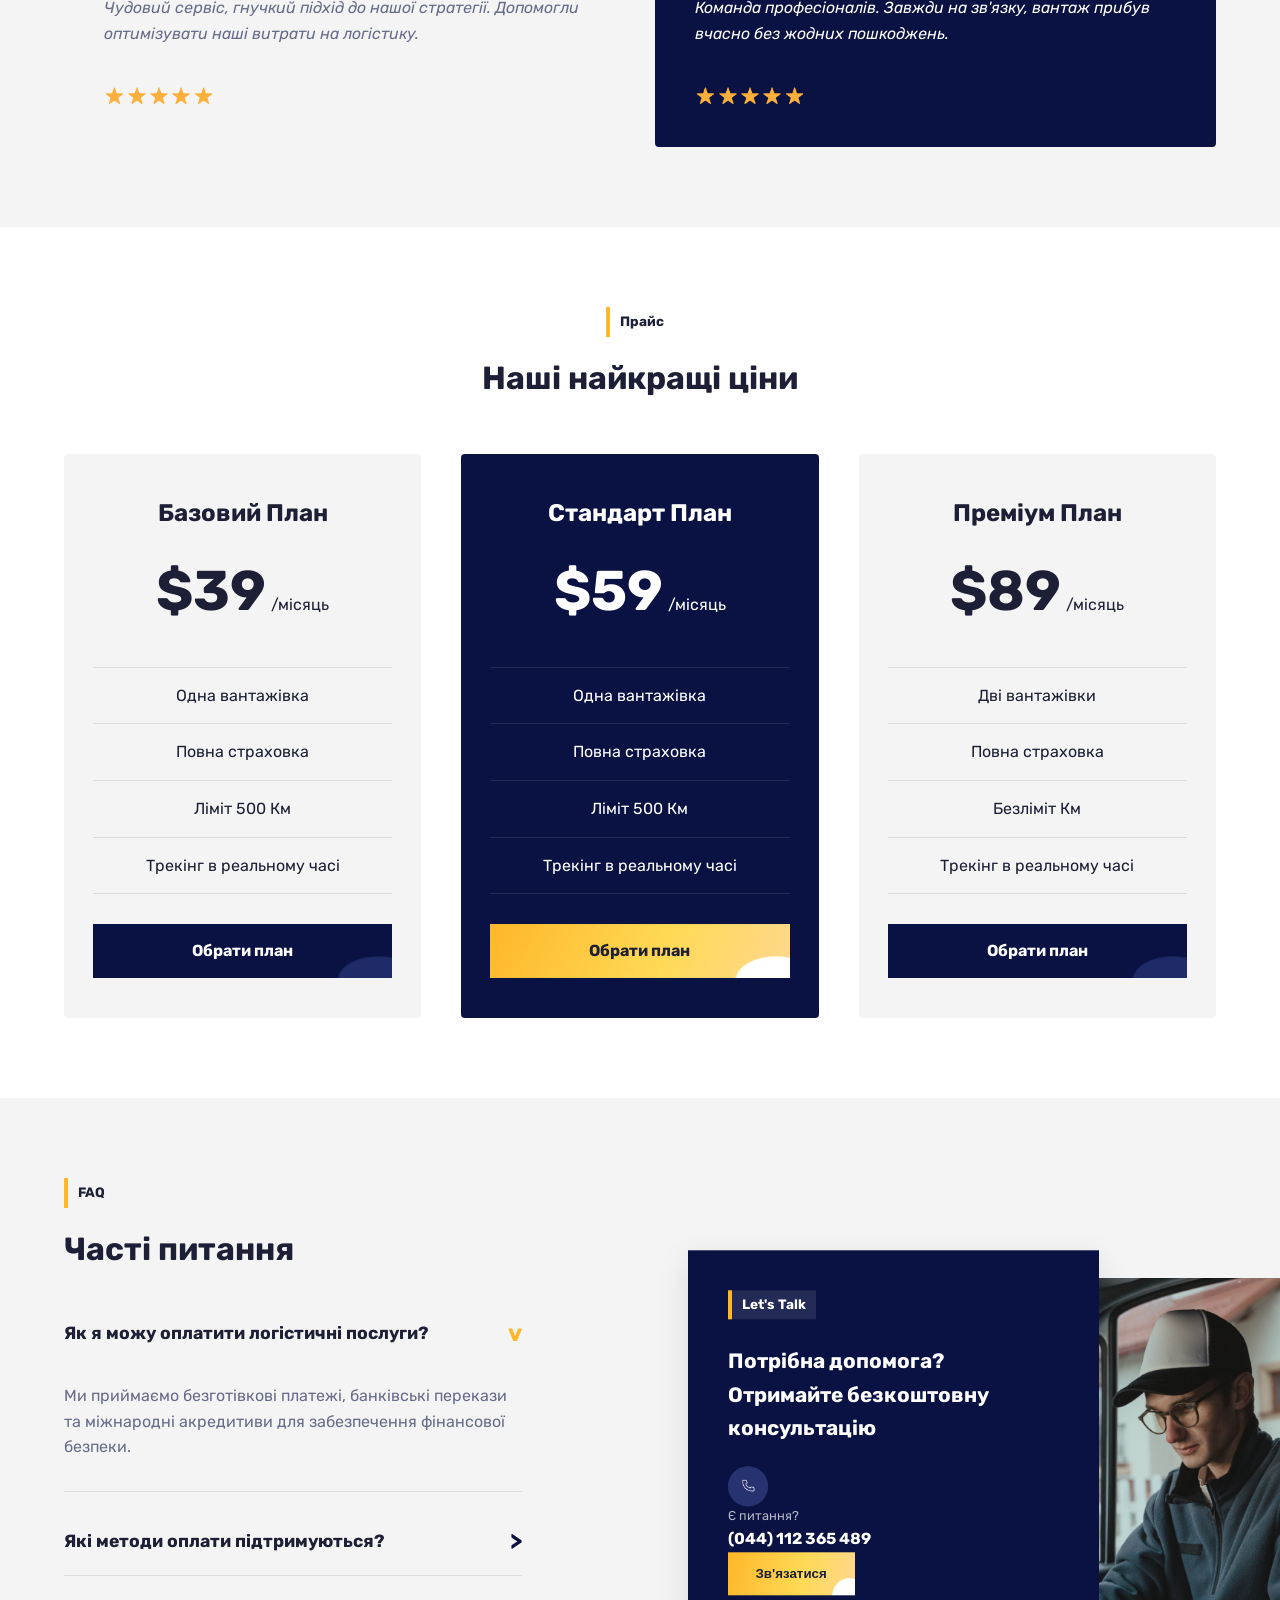
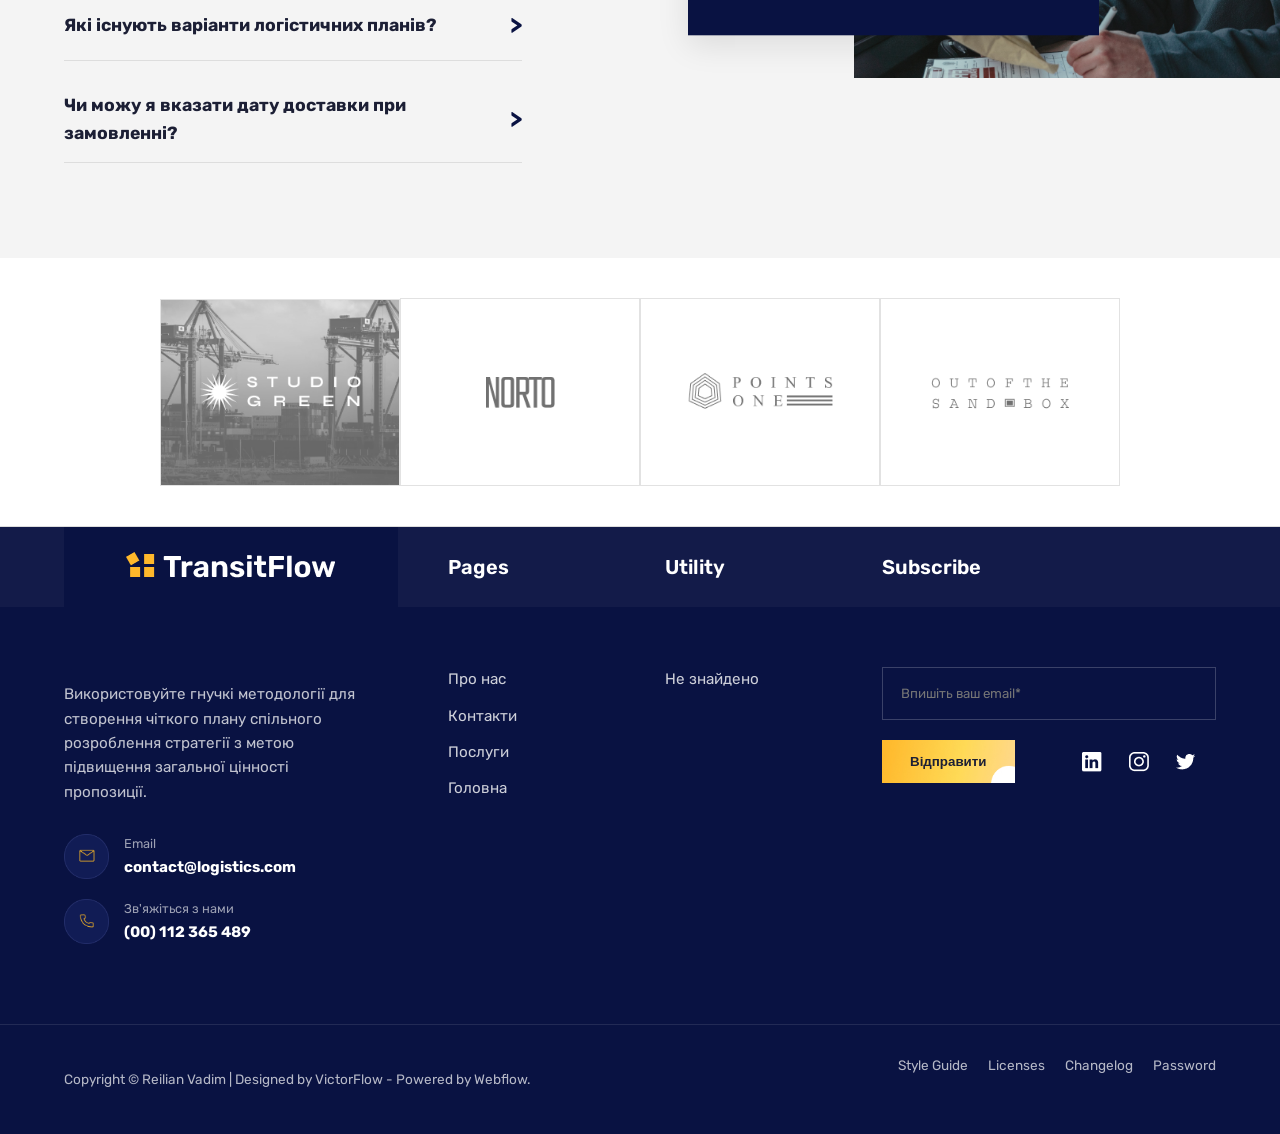
<file: about.html>
<!doctype html>
<html lang="uk">

<head>
  <meta charset="UTF-8" />
  <meta name="viewport" content="width=device-width, initial-scale=1.0" />
  <title>Про нас | TransitFlow</title>
  <meta name="description" content="Дізнайтеся більше про логістичну компанію TransitFlow та нашу команду." />
  <link rel="icon" href="assets/icons/favicon.ico" type="image/x-icon">
  <link rel="shortcut icon" href="assets/icons/favicon.ico" type="image/x-icon">
  <link rel="preconnect" href="https://fonts.googleapis.com">
  <link rel="preconnect" href="https://fonts.gstatic.com" crossorigin>
  <link href="https://fonts.googleapis.com/css2?family=Rubik:ital,wght@0,300..900;1,300..900&display=swap"
    rel="stylesheet">
  <link rel="stylesheet" href="https://cdn.jsdelivr.net/npm/swiper@10/swiper-bundle.min.css" />
  <link rel="stylesheet" href="assets/css/style.css" />
</head>

<body>
  <header class="header">
    <div class="header-top">
      <div class="container header-top-container">
        <div class="logo">
          <img src="assets/icons/Logo-1-icon.png" alt="TransitFlow Логотип" />
        </div>

        <div class="header-contacts-info">
          <div class="info-item">
            <div class="info-icon">
              <img src="assets/icons/clock-icon.png" alt="Call" />
            </div>
            <div class="info-text">
              <span class="info-title">Пн - Сб 9.00 - 18.00</span>
              <span class="info-desc">Неділя Вихідний</span>
            </div>
          </div>
          <div class="info-item">
            <div class="info-icon">
              <img src="assets/icons/email-yellow-icon.png" alt="Email" />
            </div>
            <div class="info-text">
              <span class="info-title">Email</span>
              <span class="info-desc">contact@transitflow.com</span>
            </div>
          </div>
          <div class="info-item">
            <div class="info-icon">
              <img src="assets/icons/call-yellow-icon.png" alt="Call" />
            </div>
            <div class="info-text">
              <span class="info-title">Зателефонуйте</span>
              <span class="info-desc">(044) 112 365 489</span>
            </div>
          </div>
        </div>

        <button class="burger-menu" aria-label="Перемикач меню">
          <span class="line"></span>
          <span class="line"></span>
          <span class="line"></span>
        </button>
      </div>
    </div>

    <div class="header-bottom">
      <div class="container header-bottom-container">
        <nav class="main-nav">
          <ul>
            <li><a href="index.html">Головна</a></li>
            <li class="nav-divider"></li>
            <li><a href="about.html" class="active">Про компанію</a></li>
            <li class="nav-divider"></li>
            <li><a href="services.html">Послуги</a></li>
            <li class="nav-divider"></li>
            <li><a href="contact.html">Контакти</a></li>
          </ul>
        </nav>

        <div class="header-actions">
          <div class="social-links">
            <a href="#" aria-label="Instagram"><img src="assets/icons/Instagram-icon.png" alt="Instagram" /></a>
            <a href="#" aria-label="Facebook"><img src="assets/icons/Facebook-icon.png" alt="Facebook" /></a>
            <a href="#" aria-label="Twitter"><img src="assets/icons/Twitter-icon.png" alt="Twitter" /></a>
            <a href="#" aria-label="LinkedIn"><img src="assets/icons/Linkdin-icon.png" alt="LinkedIn" /></a>
          </div>
          <button class="btn btn-white trigger-modal">
            Розрахунок вартості
          </button>
        </div>
      </div>
    </div>
  </header>
  <main>
    <section class="page-banner bg-about fetchpriority=high">
      <div class="container">
        <span class="badge-tag">Про нас</span>
        <h1 class="hero-title">Про нашу логістику</h1>
      </div>
    </section>

    <section class="about-overview-section">
      <div class="container grid-two-col">
        <div class="about-image-wrapper">
          <img src="assets/images/Image-5.png" alt="Склад та Літак" class="img-main" />
        </div>
        <div class="about-overview-content">
          <span class="badge-tag-dark">Про компанію</span>
          <h2 class="section-title-text">Огляд нашої компанії</h2>
          <p class="opt-cls-26">
            Ми використовуємо гнучкі фреймворки для забезпечення надійного
            плану дій, що сприяє спільному мисленню та подальшому підвищенню
            загальної цінності пропозиції.
          </p>

          <div class="about-tabs-container">
            <div class="about-tabs">
              <button class="tab-btn active">Наші підходи</button>
              <button class="tab-btn">Пакування</button>
              <button class="tab-btn">Потужності</button>
            </div>
            <div class="tab-content">
              <p class="opt-cls-26">
                Наша компанія пропонує найкращі логістичні рішення на ринку.
                Ми дбаємо про ваш вантаж на кожному етапі транспортування,
                використовуючи найсучасніші технології та професійний підхід
                до кожного клієнта.
              </p>
              <a href="contact.html" class="btn btn-dark">Дізнатися більше</a>
            </div>
          </div>
        </div>
      </div>
    </section>

    <section class="services-six-section bg-light opt-cls-27">
      <div class="container">
        <div class="text-center opt-cls-28">
          <span class="badge-tag-dark">Що ми робимо</span>
          <h2 class="section-title-text">Наші послуги</h2>
        </div>
        <div class="services-six-grid">
          <div class="service-item">
            <div class="s-icon">
              <img src="assets/icons/Icon-1.png" alt="Морські"  class="opt-cls-4" />
            </div>
            <h3 class="service-title">Морські перевезення</h3>
            <p>
              Надійні контейнерні перевезення через океанські маршрути.
              Забезпечуємо цілісність та графік.
            </p>
          </div>
          <div class="service-item">
            <div class="s-icon">
              <img src="assets/icons/Icon-2.png" alt="Складські"  class="opt-cls-4" />
            </div>
            <h3>Складські послуги</h3>
            <p>
              Сучасні складські комплекси для безпечного зберігання вантажів
              будь-якого типу.
            </p>
          </div>
          <div class="service-item">
            <div class="s-icon">
              <img src="assets/icons/Icon-3.png" alt="Авіа"  class="opt-cls-4" />
            </div>
            <h3>Авіаперевезення</h3>
            <p>
              Експрес-доставка вантажів у найкоротші терміни по всьому світу
              завдяки надійним партнерам.
            </p>
          </div>
          <div class="service-item">
            <div class="s-icon">
              <img src="assets/icons/Icon-4.png" alt="Проєктна"  class="opt-cls-4" />
            </div>
            <h3>Проєктна логістика</h3>
            <p>
              Індивідуальні рішення для негабаритних та надважких вантажів на
              всій території світу.
            </p>
          </div>
          <div class="service-item">
            <div class="s-icon">
              <img src="assets/icons/Icon-5.png" alt="Локальна"  class="opt-cls-4" />
            </div>
            <h3>Локальна доставка</h3>
            <p>
              Швидка доставка вантажівками на території України та Європи "від
              дверей до дверей".
            </p>
          </div>
          <div class="service-item">
            <div class="s-icon">
              <img src="assets/icons/Icon-6.png" alt="Митне"  class="opt-cls-4" />
            </div>
            <h3>Митне оформлення</h3>
            <p>
              Повний митний супровід та підготовка необхідної документації без
              затримок.
            </p>
          </div>
        </div>
        <div class="text-center opt-cls-25">
          <a href="services.html" class="btn btn-dark">Дізнатися більше</a>
        </div>
      </div>
    </section>

    <section class="team-section">
      <div class="container">
        <div class="text-center opt-cls-18">
          <span class="badge-tag-dark">Перевізники</span>
          <h2 class="section-title-text">Наша команда експертів</h2>
        </div>

        <div class="team-grid">
          <div class="team-card">
            <div class="team-image-wrapper">
              <img src="assets/images/team-1.png" alt="Джессіка Оро" />
              <div class="team-socials">
                <a href="https://x.com"><img src="assets/icons/twitter-dark-icon.png" alt="Twitter" /></a>
                <a href="https://www.facebook.com"><img src="assets/icons/facebook-dark-icon.png" alt="Facebook" /></a>
                <a href="https://www.instagram.com"><img src="assets/icons/instagram-dark-icon.png" alt="Instagram" /></a>
              </div>
            </div>
            <div class="team-info">
              <h3>Джессіка Оро</h3>
              <p>Логіст-дизайнер</p>
            </div>
          </div>

          <div class="team-card">
            <div class="team-image-wrapper">
              <img src="assets/images/team-2.png" alt="Кетлін Сміт" />
              <div class="team-socials">
                <a href="https://ua.linkedin.com"><img src="assets/icons/In-dark-icon.png" alt="LinkedIn" /></a>
                <a href="https://x.com"><img src="assets/icons/twitter-dark-icon.png" alt="Twitter" /></a>
                <a href="https://www.facebook.com"><img src="assets/icons/facebook-dark-icon.png" alt="Facebook" /></a>
                <a href="https://www.instagram.com"><img src="assets/icons/instagram-dark-icon.png" alt="Instagram" /></a>
              </div>
            </div>
            <div class="team-info">
              <h3>Кетлін Сміт</h3>
              <p>Менеджер</p>
            </div>
          </div>

          <div class="team-card">
            <div class="team-image-wrapper">
              <img src="assets/images/team-3.png" alt="Ребекка Тейлор" />
              <div class="team-socials">
                <a href="https://www.facebook.com"><img src="assets/icons/facebook-dark-icon.png" alt="Facebook" /></a>
                <a href="https://www.instagram.com"><img src="assets/icons/instagram-dark-icon.png" alt="Instagram" /></a>
              </div>
            </div>
            <div class="team-info">
              <h3>Ребекка Тейлор</h3>
              <p>Експедитор</p>
            </div>
          </div>
        </div>
      </div>
    </section>

    <section class="testimonial-section bg-light">
      <div class="container">
        <div class="testimonial-header opt-cls-8">
          <div>
            <span class="badge-tag-dark">Відгуки</span>
            <h2 class="section-title-text opt-cls-9">
              Що кажуть наші клієнти
            </h2>
          </div>
          <div class="swiper-nav-buttons">
            <div class="swiper-button-prev-custom">
              <img src="assets/icons/arrow-left.png" alt="Попередній" />
            </div>
            <div class="swiper-button-next-custom">
              <img src="assets/icons/arrow-right.png" alt="Наступний" />
            </div>
          </div>
        </div>

        <div class="swiper testimonial-swiper">
          <div class="swiper-wrapper">
            <div class="swiper-slide">
              <div class="testimonial-card">
                <div class="t-meta">
                  <img src="assets/icons/quote-icon.png" alt="Лапки" class="quote-icon" />
                </div>
                <div class="t-user opt-cls-10">
                  <img src="assets/images/User.png" alt="Клієнт"  class="opt-cls-11" />
                  <div>
                    <h4 class="opt-cls-9">Кетлін Сміт</h4>
                    <p class="opt-cls-12">Компанія Fuel</p>
                  </div>
                </div>
                <p class="t-text opt-cls-13">
                  Чудовий сервіс, гнучкий підхід до нашої стратегії. Допомогли
                  оптимізувати наші витрати на логістику.
                </p>
                <div class="rating-stars">
                  <img src="assets/icons/stars-icon.png" alt="Зірка" />
                </div>
              </div>
            </div>
            <div class="swiper-slide">
              <div class="testimonial-card dark-card">
                <div class="t-meta">
                  <img src="assets/icons/quote-icon.png" alt="Лапки" class="quote-icon" />
                </div>
                <div class="t-user opt-cls-10">
                  <img src="assets/images/User-1.png" alt="Клієнт"  class="opt-cls-11" />
                  <div>
                    <h4 class="opt-cls-14">Джон Мартін</h4>
                    <p class="opt-cls-12">Реставрація</p>
                  </div>
                </div>
                <p class="t-text opt-cls-13">
                  Команда професіоналів. Завжди на зв'язку, вантаж прибув
                  вчасно без жодних пошкоджень.
                </p>
                <div class="rating-stars">
                  <img src="assets/icons/stars-icon.png" alt="Зірка" />
                </div>
              </div>
            </div>
          </div>
        </div>
      </div>
    </section>

    <section class="pricing-section">
      <div class="container">
        <div class="text-center opt-cls-18">
          <span class="badge-tag-dark">Прайс</span>
          <h2 class="section-title-text">Наші найкращі ціни</h2>
        </div>

        <div class="pricing-grid">
          <div class="pricing-card">
            <h3 class="plan-name">Базовий План</h3>
            <div class="price">$39<span>/місяць</span></div>
            <ul class="plan-features">
              <li>Одна вантажівка</li>
              <li>Повна страховка</li>
              <li>Ліміт 500 Км</li>
              <li>Трекінг в реальному часі</li>
            </ul>
            <a href="contact.html" class="btn btn-dark">Обрати план</a>
          </div>

          <div class="pricing-card dark-card">
            <h3 class="plan-name">Стандарт План</h3>
            <div class="price">$59<span>/місяць</span></div>
            <ul class="plan-features">
              <li>Одна вантажівка</li>
              <li>Повна страховка</li>
              <li>Ліміт 500 Км</li>
              <li>Трекінг в реальному часі</li>
            </ul>
            <a href="contact.html" class="btn btn-yellow">Обрати план</a>
          </div>

          <div class="pricing-card">
            <h3 class="plan-name">Преміум План</h3>
            <div class="price">$89<span>/місяць</span></div>
            <ul class="plan-features">
              <li>Дві вантажівки</li>
              <li>Повна страховка</li>
              <li>Безліміт Км</li>
              <li>Трекінг в реальному часі</li>
            </ul>
            <a href="contact.html" class="btn btn-dark">Обрати план</a>
          </div>
        </div>
      </div>
    </section>

    <section class="faq-section bg-light opt-cls-27">
      <div class="container grid-two-col faq-grid">
        <div class="faq-accordion">
          <span class="badge-tag-dark">FAQ</span>
          <h2 class="section-title-text">Часті питання</h2>

          <details class="faq-item" open>
            <summary>Як я можу оплатити логістичні послуги?</summary>
            <div class="faq-content">
              <p>
                Ми приймаємо безготівкові платежі, банківські перекази та
                міжнародні акредитиви для забезпечення фінансової безпеки.
              </p>
            </div>
          </details>
          <details class="faq-item">
            <summary>Які методи оплати підтримуються?</summary>
            <div class="faq-content">
              <p>Visa, MasterCard, SWIFT, SEPA.</p>
            </div>
          </details>
          <details class="faq-item">
            <summary>Які існують варіанти логістичних планів?</summary>
            <div class="faq-content">
              <p>
                Ми пропонуємо індивідуальні FCL, LCL та мультимодальні
                рішення.
              </p>
            </div>
          </details>
          <details class="faq-item">
            <summary>Чи можу я вказати дату доставки при замовленні?</summary>
            <div class="faq-content">
              <p>
                Так, під час оформлення заявки ми фіксуємо бажані терміни
                доставки (ЕТА).
              </p>
            </div>
          </details>
        </div>

        <div class="faq-contact-box">
          <img src="assets/images/faq.png" alt="Підтримка" class="faq-img" />
          <div class="contact-card-overlay-left">
            <span class="badge-tag opt-cls-29">Let's Talk</span>
            <h3>Потрібна допомога? Отримайте безкоштовну консультацію</h3>
            <div>
              <div class="icon-circle">
                <img src="assets/icons/call-icon.png" alt="Call" />
              </div>
              <div>
                <p class="paragraph-question">Є питання?</p>
                <p class="paragraph-phone">(044) 112 365 489</p>
              </div>
            </div>
            <button class="btn btn-yellow trigger-modal">Зв'язатися</button>
          </div>
        </div>
      </div>
    </section>
  </main>

  <div class="clients-banner border-bottom">
    <div class="container clients-flex">
      <img src="assets/images/partner1-logo.png" alt="Партнер 1" />
      <img src="assets/images/2.png" alt="Партнер 2" />
      <img src="assets/images/3.png" alt="Партнер 3" />
      <img src="assets/images/4.png" alt="Партнер 4" />
    </div>
  </div>

    <footer class="footer">
      <div class="footer-header-bar">
        <div class="container footer-header-grid">
          <div class="footer-header-col brand-h-col">
            <div class="logo">
              <img src="assets/icons/Logo-1-icon.png" alt="TransitFlow Логотип" />
            </div>
          </div>
          <div class="footer-header-col">
            <h3 class="footer-title">Pages</h3>
          </div>
          <div class="footer-header-col">
            <h3 class="footer-title">Utility</h3>
          </div>
          <div class="footer-header-col">
            <h3 class="footer-title">Subscribe</h3>
          </div>
        </div>
      </div>
      <div class="container footer-body-grid">
        <div class="footer-column brand-col">
          <p class="brand-text">
            Використовуйте гнучкі методології для створення чіткого плану
            спільного розроблення стратегії з метою підвищення загальної
            цінності пропозиції.
          </p>
          <div class="footer-contacts">
            <div class="contact-item">
              <div class="contact-icon">
                <img src="assets/icons/email-yellow-icon.png" alt="Email" />
              </div>
              <div class="contact-info">
                <span class="contact-label">Email</span>
                <a href="mailto:contact@logistics.com" class="contact-value">contact@logistics.com</a>
              </div>
            </div>
            <div class="contact-item">
              <div class="contact-icon">
                <img src="assets/icons/call-yellow-icon.png" alt="Call" />
              </div>
              <div class="contact-info">
                <span class="contact-label">Зв'яжіться з нами</span>
                <a href="tel:00112365489" class="contact-value">(00) 112 365 489</a>
              </div>
            </div>
          </div>
        </div>
        <div class="footer-column">
          <ul class="footer-links-list">
            <li><a href="about.html">Про нас</a></li>
            <li><a href="contact.html">Контакти</a></li>
            <li><a href="services.html">Послуги</a></li>
            <li><a href="index.html">Головна</a></li>
          </ul>
        </div>
        <div class="footer-column">
          <ul class="footer-links-list">
            <li><a href="404.html">Не знайдено</a></li>
          </ul>
        </div>
        <div class="footer-column subscribe-col">
          <form class="footer-subscribe-form">
            <input type="email" placeholder="Впишіть ваш email*" required autocomplete="email" />
            <div class="subscribe-actions">
              <button type="submit" class="btn btn-yellow">Відправити</button>
              <div class="footer-socials">
                <a href="#"> <img src="assets/icons/Linkdin-icon.png" alt="LinkedIn" /></a>
                <a href="#"><img src="assets/icons/Instagram-icon.png" alt="Instagram" /></a>
                <a href="#"><img src="assets/icons/Twitter-icon.png" alt="Twitter" /></a>
              </div>
            </div>
          </form>
        </div>
      </div>
      <div class="footer-bottom">
        <div class="container footer-bottom-container">
          <p class="copyright">
            Copyright © Reilian Vadim | Designed by VictorFlow - Powered by
            Webflow.
          </p>
          <div class="footer-bottom-links">
            <a href="#">Style Guide</a><a href="#">Licenses</a><a href="#">Changelog</a><a href="#">Password</a>
          </div>
        </div>
      </div>
    </footer>

  <div id="quoteModal" class="modal-overlay">
    <div class="modal-wrapper">
      <button class="modal-close">&times;</button>
      <h2 class="modal-title">Розрахунок вартості</h2>
      <form class="modal-form">
        <div class="form-group">
          <input type="text" required placeholder="Ваше ім'я" />
        </div>
        <div class="form-group">
          <input type="tel" required placeholder="Телефон" />
        </div>
        <button type="submit" class="btn btn-yellow btn-full">
          Відправити
        </button>
      </form>
    </div>
  </div>

  <script src="https://cdn.jsdelivr.net/npm/swiper@10/swiper-bundle.min.js"></script>
  <script src="assets/js/main.js"></script>
</body>

</html>
</file>
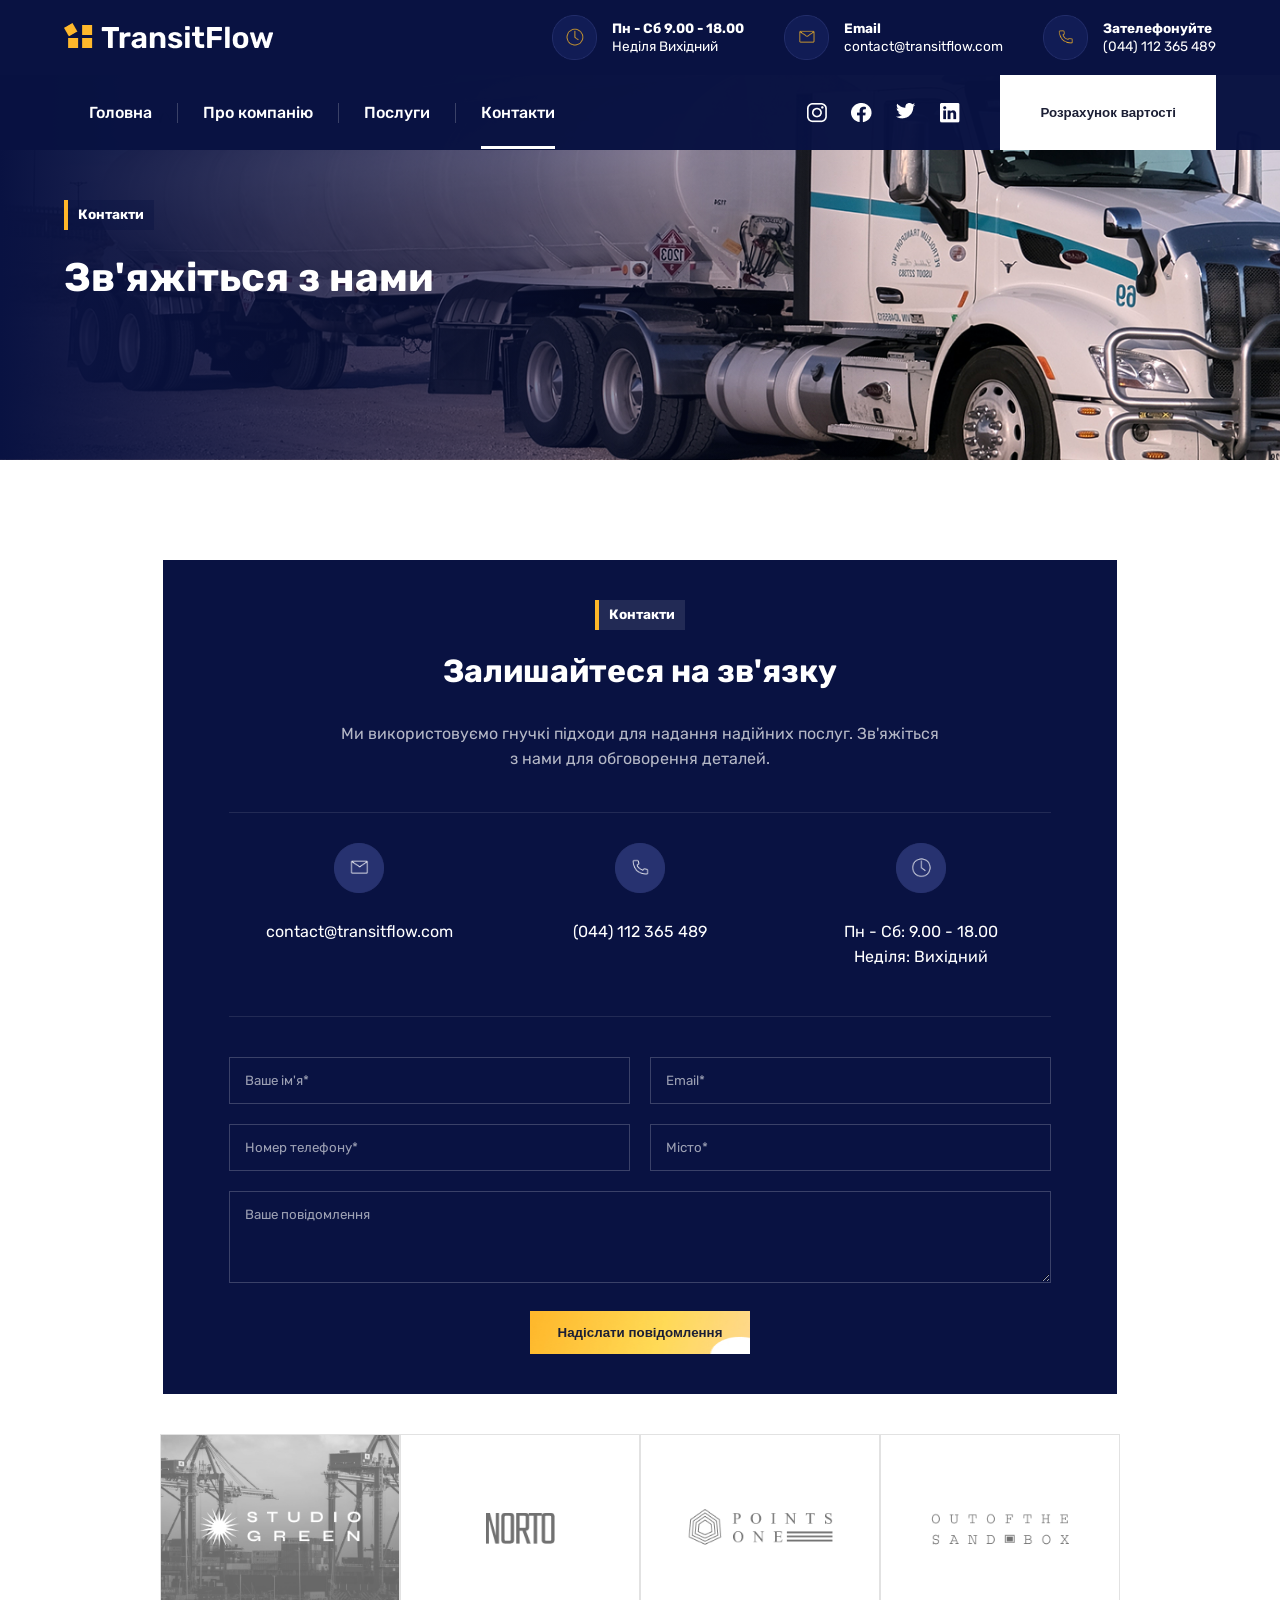
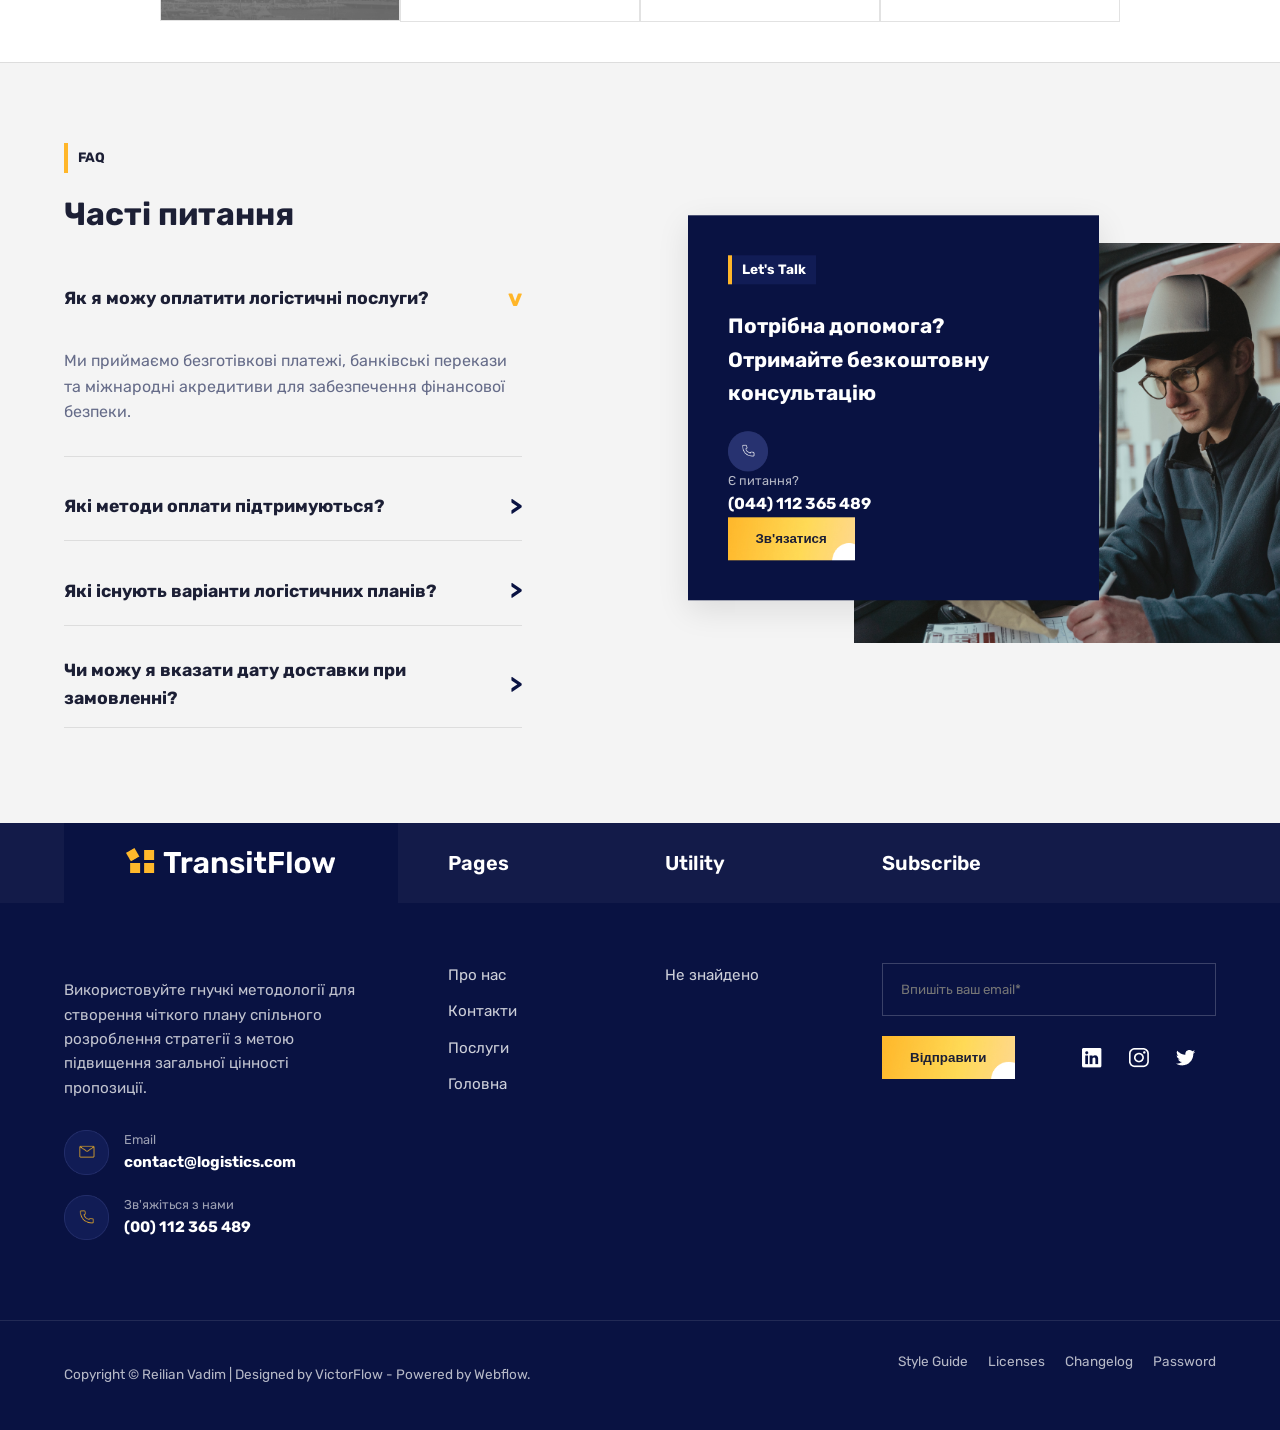
<file: contact.html>
<!doctype html>
<html lang="uk">

<head>
  <meta charset="UTF-8" />
  <meta name="viewport" content="width=device-width, initial-scale=1.0" />
  <title>Контакти | TransitFlow</title>
  <meta name="description" content="Зв'яжіться з нашою логістичною компанією для безкоштовної консультації." />
  <link rel="icon" href="assets/icons/favicon.ico" type="image/x-icon">
  <link rel="shortcut icon" href="assets/icons/favicon.ico" type="image/x-icon">
  <link rel="preconnect" href="https://fonts.googleapis.com">
  <link rel="preconnect" href="https://fonts.gstatic.com" crossorigin>
  <link href="https://fonts.googleapis.com/css2?family=Rubik:ital,wght@0,300..900;1,300..900&display=swap"
    rel="stylesheet">
  <link rel="stylesheet" href="assets/css/style.css" />
</head>

<body>
  <header class="header">
    <div class="header-top">
      <div class="container header-top-container">
        <div class="logo">
          <img src="assets/icons/Logo-1-icon.png" alt="TransitFlow Логотип" />
        </div>

        <div class="header-contacts-info">
          <div class="info-item">
            <div class="info-icon">
              <img src="assets/icons/clock-icon.png" alt="Hours" />
            </div>
            <div class="info-text">
              <span class="info-title">Пн - Сб 9.00 - 18.00</span>
              <span class="info-desc">Неділя Вихідний</span>
            </div>
          </div>
          <div class="info-item">
            <div class="info-icon">
              <img src="assets/icons/email-yellow-icon.png" alt="Email" />
            </div>
            <div class="info-text">
              <span class="info-title">Email</span>
              <span class="info-desc">contact@transitflow.com</span>
            </div>
          </div>
          <div class="info-item">
            <div class="info-icon">
              <img src="assets/icons/call-yellow-icon.png" alt="Call" />
            </div>
            <div class="info-text">
              <span class="info-title">Зателефонуйте</span>
              <span class="info-desc">(044) 112 365 489</span>
            </div>
          </div>
        </div>

        <button class="burger-menu" aria-label="Перемикач меню">
          <span class="line"></span>
          <span class="line"></span>
          <span class="line"></span>
        </button>
      </div>
    </div>

    <div class="header-bottom">
      <div class="container header-bottom-container">
        <nav class="main-nav">
          <ul>
            <li><a href="index.html">Головна</a></li>
            <li class="nav-divider"></li>
            <li><a href="about.html">Про компанію</a></li>
            <li class="nav-divider"></li>
            <li><a href="services.html">Послуги</a></li>
            <li class="nav-divider"></li>
            <li><a href="contact.html" class="active">Контакти</a></li>
          </ul>
        </nav>

        <div class="header-actions">
          <div class="social-links">
            <a href="#" aria-label="Instagram"><img src="assets/icons/Instagram-icon.png" alt="Instagram" /></a>
            <a href="#" aria-label="Facebook"><img src="assets/icons/Facebook-icon.png" alt="Facebook" /></a>
            <a href="#" aria-label="Twitter"><img src="assets/icons/Twitter-icon.png" alt="Twitter" /></a>
            <a href="#" aria-label="LinkedIn"><img src="assets/icons/Linkdin-icon.png" alt="LinkedIn" /></a>
          </div>
          <button class="btn btn-white trigger-modal">
            Розрахунок вартості
          </button>
        </div>
      </div>
    </div>
  </header>
  <main>
    <section class="page-banner bg-truck-2 fetchpriority=high">
      <div class="container">
        <span class="badge-tag">Контакти</span>
        <h1 class="hero-title">Зв'яжіться з нами</h1>
      </div>
    </section>

    <section class="contact-box-section">
      <div class="container">
        <div class="contact-dark-box">
          <div class="text-center opt-cls-28">
            <span class="badge-tag">Контакти</span>
            <h2 class="section-title-text opt-cls-30">
              Залишайтеся на зв'язку
            </h2>
            <p class="opt-cls-31">
              Ми використовуємо гнучкі підходи для надання надійних послуг.
              Зв'яжіться з нами для обговорення деталей.
            </p>
          </div>

          <div class="contact-info-grid">
            <div class="c-info-item">
              <div class="c-icon">
                <img src="assets/icons/email-icon.png" alt="Email" />
              </div>
              <p>contact@transitflow.com</p>
            </div>
            <div class="c-info-item">
              <div class="c-icon">
                <img src="assets/icons/call-icon.png" alt="Call" />
              </div>
              <p>(044) 112 365 489</p>
            </div>
            <div class="c-info-item">
              <div class="c-icon">
                <img src="assets/icons/time-icon.png" alt="Hours" />
              </div>
              <p>Пн - Сб: 9.00 - 18.00<br />Неділя: Вихідний</p>
            </div>
          </div>

          <form class="dark-form">
            <div class="form-row">
              <input type="text" placeholder="Ваше ім'я*" required />
              <input type="email" placeholder="Email*" required />
            </div>
            <div class="form-row">
              <input type="tel" placeholder="Номер телефону*" required />
              <input type="text" placeholder="Місто*" required />
            </div>
            <textarea rows="4" placeholder="Ваше повідомлення"></textarea>
            <div class="text-center">
              <button type="submit" class="btn btn-yellow">
                Надіслати повідомлення
              </button>
            </div>
          </form>
        </div>
      </div>
    </section>

    <div class="clients-banner border-bottom">
      <div class="container clients-flex">
        <img src="assets/images/partner1-logo.png" alt="Партнер 1" />
        <img src="assets/images/2.png" alt="Партнер 2" />
        <img src="assets/images/3.png" alt="Партнер 3" />
        <img src="assets/images/4.png" alt="Партнер 4" />
      </div>
    </div>

    <section class="faq-section bg-light opt-cls-27">
      <div class="container grid-two-col faq-grid">
        <div class="faq-accordion">
          <span class="badge-tag-dark">FAQ</span>
          <h2 class="section-title-text">Часті питання</h2>

          <details class="faq-item" open>
            <summary>Як я можу оплатити логістичні послуги?</summary>
            <div class="faq-content">
              <p>
                Ми приймаємо безготівкові платежі, банківські перекази та
                міжнародні акредитиви для забезпечення фінансової безпеки.
              </p>
            </div>
          </details>
          <details class="faq-item">
            <summary>Які методи оплати підтримуються?</summary>
            <div class="faq-content">
              <p>Visa, MasterCard, SWIFT, SEPA.</p>
            </div>
          </details>
          <details class="faq-item">
            <summary>Які існують варіанти логістичних планів?</summary>
            <div class="faq-content">
              <p>
                Ми пропонуємо індивідуальні FCL, LCL та мультимодальні
                рішення.
              </p>
            </div>
          </details>
          <details class="faq-item">
            <summary>Чи можу я вказати дату доставки при замовленні?</summary>
            <div class="faq-content">
              <p>
                Так, під час оформлення заявки ми фіксуємо бажані терміни
                доставки (ЕТА).
              </p>
            </div>
          </details>
        </div>

        <div class="faq-contact-box">
          <img src="assets/images/faq.png" alt="Підтримка" class="faq-img" />
          <div class="contact-card-overlay-left">
            <span class="badge-tag opt-cls-32">Let's Talk</span>
            <h3>Потрібна допомога? Отримайте безкоштовну консультацію</h3>
            <div>
              <div class="icon-circle">
                <img src="assets/icons/call-icon.png" alt="Call" />
              </div>
              <div>
                <p class="paragraph-question">
                  Є питання?
                </p>
                <p class="paragraph-phone">
                  (044) 112 365 489
                </p>
              </div>
            </div>
            <button class="btn btn-yellow trigger-modal">Зв'язатися</button>
          </div>
        </div>
      </div>
    </section>
  </main>
  <footer class="footer">
    <div class="footer-header-bar">
      <div class="container footer-header-grid">
        <div class="footer-header-col brand-h-col">
          <div class="logo">
            <img src="assets/icons/Logo-1-icon.png" alt="TransitFlow Логотип" />
          </div>
        </div>
        <div class="footer-header-col">
          <h3 class="footer-title">Pages</h3>
        </div>
        <div class="footer-header-col">
          <h3 class="footer-title">Utility</h3>
        </div>
        <div class="footer-header-col">
          <h3 class="footer-title">Subscribe</h3>
        </div>
      </div>
    </div>
    <div class="container footer-body-grid">
      <div class="footer-column brand-col">
        <p class="brand-text">
          Використовуйте гнучкі методології для створення чіткого плану
          спільного розроблення стратегії з метою підвищення загальної
          цінності пропозиції.
        </p>
        <div class="footer-contacts">
          <div class="contact-item">
            <div class="contact-icon">
              <img src="assets/icons/email-yellow-icon.png" alt="Email" />
            </div>
            <div class="contact-info">
              <span class="contact-label">Email</span>
              <a href="mailto:contact@logistics.com" class="contact-value">contact@logistics.com</a>
            </div>
          </div>
          <div class="contact-item">
            <div class="contact-icon">
              <img src="assets/icons/call-yellow-icon.png" alt="Call" />
            </div>
            <div class="contact-info">
              <span class="contact-label">Зв'яжіться з нами</span>
              <a href="tel:00112365489" class="contact-value">(00) 112 365 489</a>
            </div>
          </div>
        </div>
      </div>
      <div class="footer-column">
        <ul class="footer-links-list">
          <li><a href="about.html">Про нас</a></li>
          <li><a href="contact.html">Контакти</a></li>
          <li><a href="services.html">Послуги</a></li>
          <li><a href="index.html">Головна</a></li>
        </ul>
      </div>
      <div class="footer-column">
        <ul class="footer-links-list">
          <li><a href="404.html">Не знайдено</a></li>
        </ul>
      </div>
      <div class="footer-column subscribe-col">
        <form class="footer-subscribe-form">
          <input type="email" placeholder="Впишіть ваш email*" required autocomplete="email" />
          <div class="subscribe-actions">
            <button type="submit" class="btn btn-yellow">Відправити</button>
            <div class="footer-socials">
              <a href="#"> <img src="assets/icons/Linkdin-icon.png" alt="LinkedIn" /></a>
              <a href="#"><img src="assets/icons/Instagram-icon.png" alt="Instagram" /></a>
              <a href="#"><img src="assets/icons/Twitter-icon.png" alt="Twitter" /></a>
            </div>
          </div>
        </form>
      </div>
    </div>
    <div class="footer-bottom">
      <div class="container footer-bottom-container">
        <p class="copyright">
          Copyright © Reilian Vadim | Designed by VictorFlow - Powered by
          Webflow.
        </p>
        <div class="footer-bottom-links">
          <a href="#">Style Guide</a><a href="#">Licenses</a><a href="#">Changelog</a><a href="#">Password</a>
        </div>
      </div>
    </div>
  </footer>

  <div id="quoteModal" class="modal-overlay">
    <div class="modal-wrapper">
      <button class="modal-close">&times;</button>
      <h2 class="modal-title">Розрахунок вартості</h2>
      <form class="modal-form">
        <div class="form-group">
          <input type="text" required placeholder="Ваше ім'я" />
        </div>
        <div class="form-group">
          <input type="tel" required placeholder="Телефон" />
        </div>
        <button type="submit" class="btn btn-yellow btn-full">
          Відправити
        </button>
      </form>
    </div>
  </div>
  <script src="assets/js/main.js"></script>
</body>

</html>
</file>
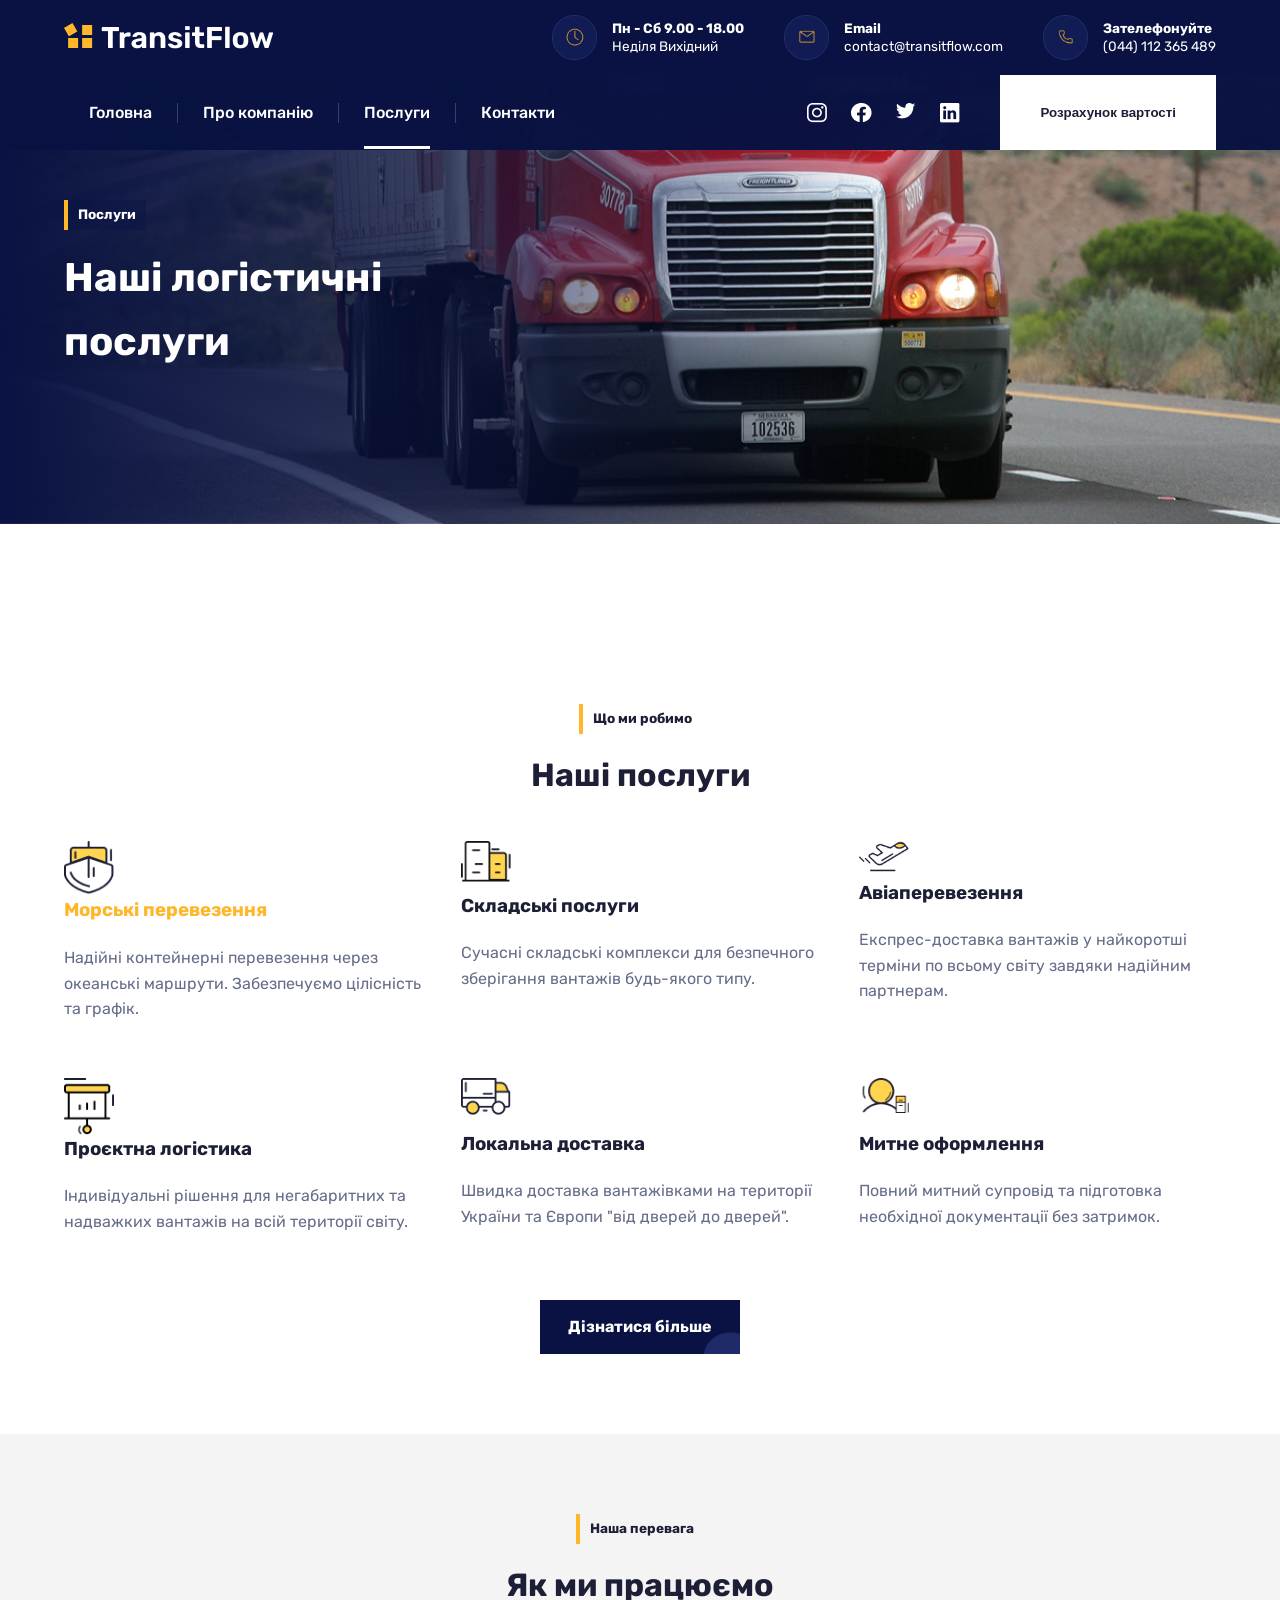
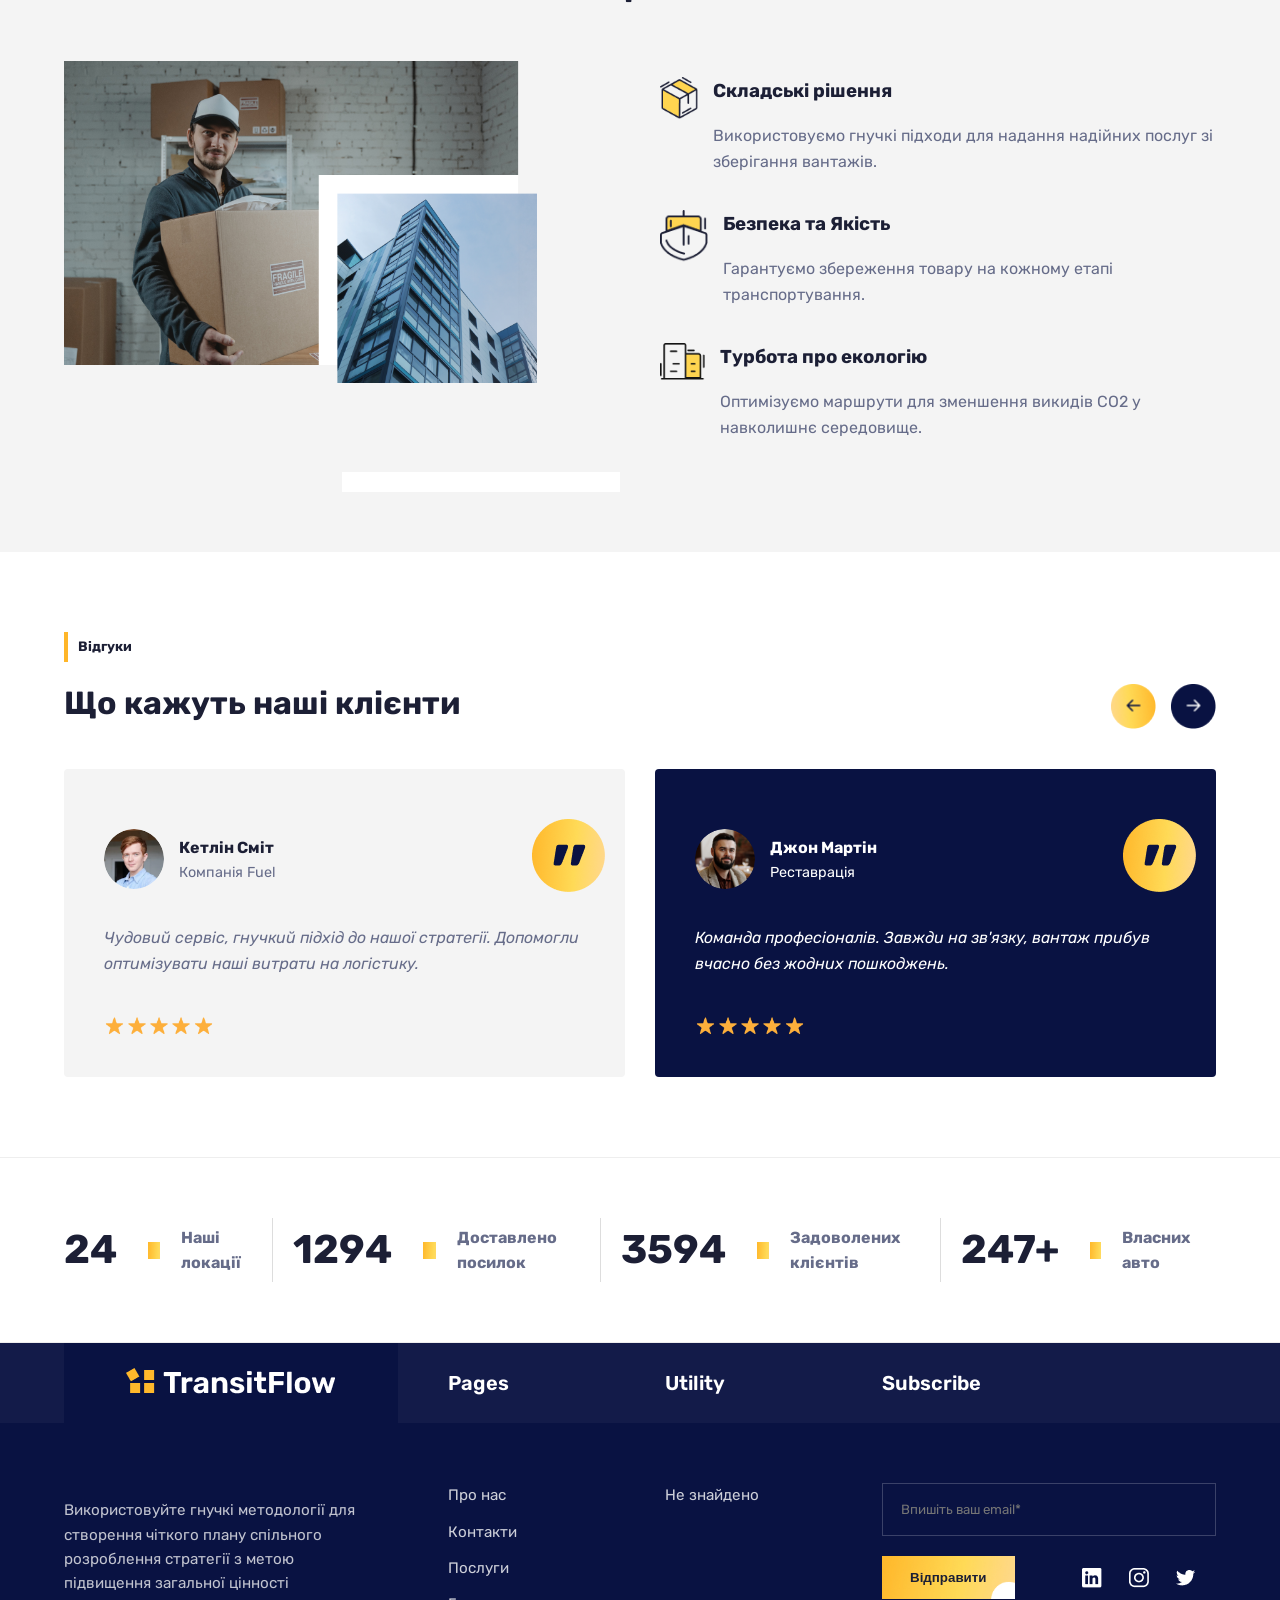
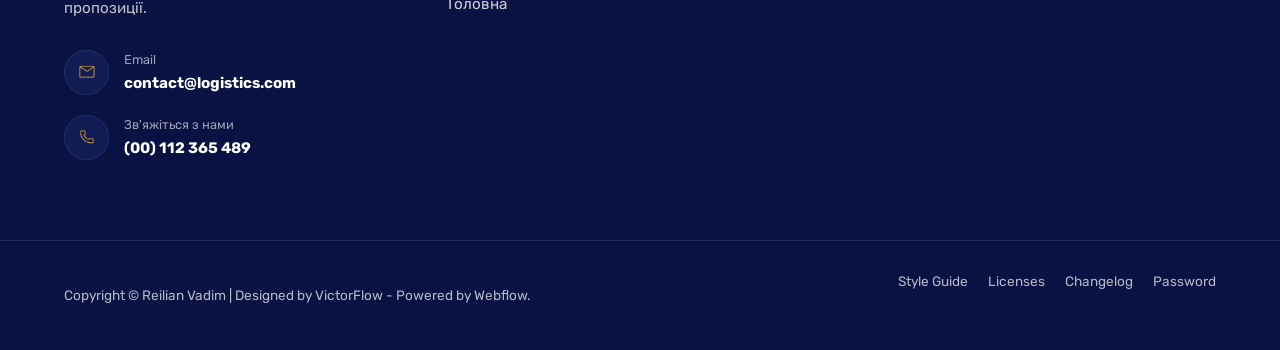
<file: services.html>
<!doctype html>
<html lang="uk">

<head>
  <meta charset="UTF-8" />
  <meta name="viewport" content="width=device-width, initial-scale=1.0" />
  <title>Наші Послуги | TransitFlow</title>
  <meta name="description" content="Повний спектр логістичних послуг: морські, авіа та локальні перевезення." />
  <link rel="icon" href="assets/icons/favicon.ico" type="image/x-icon">
  <link rel="shortcut icon" href="assets/icons/favicon.ico" type="image/x-icon">
  <link rel="preconnect" href="https://fonts.googleapis.com">
  <link rel="preconnect" href="https://fonts.gstatic.com" crossorigin>
  <link href="https://fonts.googleapis.com/css2?family=Rubik:ital,wght@0,300..900;1,300..900&display=swap"
    rel="stylesheet">
  <link rel="stylesheet" href="https://cdn.jsdelivr.net/npm/swiper@10/swiper-bundle.min.css" />
  <link rel="stylesheet" href="assets/css/style.css" />
</head>

<body>
  <header class="header">
    <div class="header-top">
      <div class="container header-top-container">
        <div class="logo">
          <img src="assets/icons/Logo-1-icon.png" alt="TransitFlow Логотип" />
        </div>

        <div class="header-contacts-info">
          <div class="info-item">
            <div class="info-icon">
              <img src="assets/icons/clock-icon.png" alt="Час роботи" />
            </div>
            <div class="info-text">
              <span class="info-title">Пн - Сб 9.00 - 18.00</span>
              <span class="info-desc">Неділя Вихідний</span>
            </div>
          </div>
          <div class="info-item">
            <div class="info-icon">
              <img src="assets/icons/email-yellow-icon.png" alt="Email" />
            </div>
            <div class="info-text">
              <span class="info-title">Email</span>
              <span class="info-desc">contact@transitflow.com</span>
            </div>
          </div>
          <div class="info-item">
            <div class="info-icon">
              <img src="assets/icons/call-yellow-icon.png" alt="Call" />
            </div>
            <div class="info-text">
              <span class="info-title">Зателефонуйте</span>
              <span class="info-desc">(044) 112 365 489</span>
            </div>
          </div>
        </div>

        <button class="burger-menu" aria-label="Перемикач меню">
          <span class="line"></span>
          <span class="line"></span>
          <span class="line"></span>
        </button>
      </div>
    </div>

    <div class="header-bottom">
      <div class="container header-bottom-container">
        <nav class="main-nav">
          <ul>
            <li><a href="index.html">Головна</a></li>
            <li class="nav-divider"></li>
            <li><a href="about.html">Про компанію</a></li>
            <li class="nav-divider"></li>
            <li><a href="services.html" class="active">Послуги</a></li>
            <li class="nav-divider"></li>
            <li><a href="contact.html">Контакти</a></li>
          </ul>
        </nav>

        <div class="header-actions">
          <div class="social-links">
            <a href="#" aria-label="Instagram"><img src="assets/icons/Instagram-icon.png" alt="Instagram" /></a>
            <a href="#" aria-label="Facebook"><img src="assets/icons/Facebook-icon.png" alt="Facebook" /></a>
            <a href="#" aria-label="Twitter"><img src="assets/icons/Twitter-icon.png" alt="Twitter" /></a>
            <a href="#" aria-label="LinkedIn"><img src="assets/icons/Linkdin-icon.png" alt="LinkedIn" /></a>
          </div>
          <button class="btn btn-white trigger-modal">
            Розрахунок вартості
          </button>
        </div>
      </div>
    </div>
  </header>
  <main>
    <section class="page-banner bg-services fetchpriority=high">
      <div class="container">
        <span class="badge-tag">Послуги</span>
        <h1 class="hero-title">Наші логістичні<br />послуги</h1>
      </div>
    </section>

    <section class="services-six-section opt-cls-3">
      <div class="container">
        <div class="text-center opt-cls-28">
          <span class="badge-tag-dark">Що ми робимо</span>
          <h2 class="section-title-text">Наші послуги</h2>
        </div>
        <div class="services-six-grid">
          <div class="service-item">
            <div class="s-icon">
              <img src="assets/icons/Icon-1.png" alt="Морські" class="opt-cls-4" />
            </div>
            <h3 class="service-title">Морські перевезення</h3>
            <p>
              Надійні контейнерні перевезення через океанські маршрути.
              Забезпечуємо цілісність та графік.
            </p>
          </div>
          <div class="service-item">
            <div class="s-icon">
              <img src="assets/icons/Icon-2.png" alt="Складські" class="opt-cls-4" />
            </div>
            <h3>Складські послуги</h3>
            <p>
              Сучасні складські комплекси для безпечного зберігання вантажів
              будь-якого типу.
            </p>
          </div>
          <div class="service-item">
            <div class="s-icon">
              <img src="assets/icons/Icon-3.png" alt="Авіа" class="opt-cls-4" />
            </div>
            <h3>Авіаперевезення</h3>
            <p>
              Експрес-доставка вантажів у найкоротші терміни по всьому світу
              завдяки надійним партнерам.
            </p>
          </div>
          <div class="service-item">
            <div class="s-icon">
              <img src="assets/icons/Icon-4.png" alt="Проєктна" class="opt-cls-4" />
            </div>
            <h3>Проєктна логістика</h3>
            <p>
              Індивідуальні рішення для негабаритних та надважких вантажів на
              всій території світу.
            </p>
          </div>
          <div class="service-item">
            <div class="s-icon">
              <img src="assets/icons/Icon-5.png" alt="Локальна" class="opt-cls-4" />
            </div>
            <h3>Локальна доставка</h3>
            <p>
              Швидка доставка вантажівками на території України та Європи "від
              дверей до дверей".
            </p>
          </div>
          <div class="service-item">
            <div class="s-icon">
              <img src="assets/icons/Icon-6.png" alt="Митне" class="opt-cls-4" />
            </div>
            <h3>Митне оформлення</h3>
            <p>
              Повний митний супровід та підготовка необхідної документації без
              затримок.
            </p>
          </div>
        </div>
        <div class="text-center opt-cls-25">
          <a href="contact.html" class="btn btn-dark">Дізнатися більше</a>
        </div>
      </div>
    </section>

    <section class="how-we-work bg-light opt-cls-27">
      <div class="container">
        <div class="text-center opt-cls-18">
          <span class="badge-tag-dark">Наша перевага</span>
          <h2 class="section-title-text">Як ми працюємо</h2>
        </div>

        <div class="grid-two-col">
          <div class="overview-images">
            <img src="assets/images/Image.png" alt="Кур'єр" class="img-main" />
            <div class="img-sub-wrapper"></div>
          </div>

          <div class="how-we-work-content">
            <ul class="features-list">
              <li>
                <div class="feature-icon">
                  <img src="assets/icons/Icon.png" alt="Icon" />
                </div>
                <div class="feature-text">
                  <h3>Складські рішення</h3>
                  <p>
                    Використовуємо гнучкі підходи для надання надійних послуг
                    зі зберігання вантажів.
                  </p>
                </div>
              </li>
              <li>
                <div class="feature-icon">
                  <img src="assets/icons/Icon-1.png" alt="Icon" />
                </div>
                <div class="feature-text">
                  <h3>Безпека та Якість</h3>
                  <p>
                    Гарантуємо збереження товару на кожному етапі
                    транспортування.
                  </p>
                </div>
              </li>
              <li>
                <div class="feature-icon">
                  <img src="assets/icons/Icon-2.png" alt="Icon" />
                </div>
                <div class="feature-text">
                  <h3>Турбота про екологію</h3>
                  <p>
                    Оптимізуємо маршрути для зменшення викидів CO2 у
                    навколишнє середовище.
                  </p>
                </div>
              </li>
            </ul>
          </div>
        </div>
      </div>
    </section>
    <section class="testimonial-section opt-cls-3">
      <div class="container">
        <div class="testimonial-header opt-cls-8">
          <div>
            <span class="badge-tag-dark">Відгуки</span>
            <h2 class="section-title-text opt-cls-9">
              Що кажуть наші клієнти
            </h2>
          </div>
          <div class="swiper-nav-buttons">
            <div class="swiper-button-prev-custom">
              <img src="assets/icons/arrow-left.png" alt="Попередній відгук" />
            </div>
            <div class="swiper-button-next-custom">
              <img src="assets/icons/arrow-right.png" alt="Наступний відгук" />
            </div>
          </div>
        </div>

        <div class="swiper testimonial-swiper">
          <div class="swiper-wrapper">
            <div class="swiper-slide">
              <div class="testimonial-card opt-cls-33">
                <div class="t-meta">
                  <img src="assets/icons/quote-icon.png" alt="Лапки" class="quote-icon" />
                </div>
                <div class="t-user opt-cls-10">
                  <img src="assets/images/User.png" alt="Клієнт" class="opt-cls-11" />
                  <div>
                    <h4 class="opt-cls-9">Кетлін Сміт</h4>
                    <p class="opt-cls-12">Компанія Fuel</p>
                  </div>
                </div>
                <p class="t-text opt-cls-13">
                  Чудовий сервіс, гнучкий підхід до нашої стратегії. Допомогли
                  оптимізувати наші витрати на логістику.
                </p>
                <img src="assets/icons/stars-icon.png" alt="Рейтинг" class="rating-stars" />
              </div>
            </div>
            <div class="swiper-slide">
              <div class="testimonial-card dark-card opt-cls-34">
                <div class="t-meta">
                  <img src="assets/icons/quote-icon.png" alt="Лапки" class="quote-icon" />
                </div>
                <div class="t-user opt-cls-10">
                  <img src="assets/images/User-1.png" alt="Клієнт" class="opt-cls-11" />
                  <div>
                    <h4 class="opt-cls-14">Джон Мартін</h4>
                    <p class="opt-cls-12">Реставрація</p>
                  </div>
                </div>
                <p class="t-text opt-cls-13">
                  Команда професіоналів. Завжди на зв'язку, вантаж прибув
                  вчасно без жодних пошкоджень.
                </p>
                <img src="assets/icons/stars-icon.png" alt="Рейтинг" class="rating-stars" />
              </div>
            </div>
          </div>
        </div>
      </div>
    </section>

    <section class="stats-section opt-cls-35">
      <div class="container">
        <div class="stats-flex">
          <div class="stat-item">
            <h2>24</h2>
            <p><span class="yellow-square"></span> Наші локації</p>
          </div>
          <div class="stat-item">
            <h2>1294</h2>
            <p><span class="yellow-square"></span> Доставлено посилок</p>
          </div>
          <div class="stat-item">
            <h2>3594</h2>
            <p><span class="yellow-square"></span> Задоволених клієнтів</p>
          </div>
          <div class="stat-item">
            <h2>247+</h2>
            <p><span class="yellow-square"></span> Власних авто</p>
          </div>
        </div>
      </div>
    </section>
  </main>

  <footer class="footer">
    <div class="footer-header-bar">
      <div class="container footer-header-grid">
        <div class="footer-header-col brand-h-col">
          <div class="logo">
            <img src="assets/icons/Logo-1-icon.png" alt="TransitFlow Логотип" />
          </div>
        </div>
        <div class="footer-header-col">
          <h3 class="footer-title">Pages</h3>
        </div>
        <div class="footer-header-col">
          <h3 class="footer-title">Utility</h3>
        </div>
        <div class="footer-header-col">
          <h3 class="footer-title">Subscribe</h3>
        </div>
      </div>
    </div>
    <div class="container footer-body-grid">
      <div class="footer-column brand-col">
        <p class="brand-text">
          Використовуйте гнучкі методології для створення чіткого плану
          спільного розроблення стратегії з метою підвищення загальної
          цінності пропозиції.
        </p>
        <div class="footer-contacts">
          <div class="contact-item">
            <div class="contact-icon">
              <img src="assets/icons/email-yellow-icon.png" alt="Email" />
            </div>
            <div class="contact-info">
              <span class="contact-label">Email</span>
              <a href="mailto:contact@logistics.com" class="contact-value">contact@logistics.com</a>
            </div>
          </div>
          <div class="contact-item">
            <div class="contact-icon">
              <img src="assets/icons/call-yellow-icon.png" alt="Call" />
            </div>
            <div class="contact-info">
              <span class="contact-label">Зв'яжіться з нами</span>
              <a href="tel:00112365489" class="contact-value">(00) 112 365 489</a>
            </div>
          </div>
        </div>
      </div>
      <div class="footer-column">
        <ul class="footer-links-list">
          <li><a href="about.html">Про нас</a></li>
          <li><a href="contact.html">Контакти</a></li>
          <li><a href="services.html">Послуги</a></li>
          <li><a href="index.html">Головна</a></li>
        </ul>
      </div>
      <div class="footer-column">
        <ul class="footer-links-list">
          <li><a href="404.html">Не знайдено</a></li>
        </ul>
      </div>
      <div class="footer-column subscribe-col">
        <form class="footer-subscribe-form">
          <input type="email" placeholder="Впишіть ваш email*" required autocomplete="email" />
          <div class="subscribe-actions">
            <button type="submit" class="btn btn-yellow">Відправити</button>
            <div class="footer-socials">
              <a href="#"> <img src="assets/icons/Linkdin-icon.png" alt="LinkedIn" /></a>
              <a href="#"><img src="assets/icons/Instagram-icon.png" alt="Instagram" /></a>
              <a href="#"><img src="assets/icons/Twitter-icon.png" alt="Twitter" /></a>
            </div>
          </div>
        </form>
      </div>
    </div>
    <div class="footer-bottom">
      <div class="container footer-bottom-container">
        <p class="copyright">
          Copyright © Reilian Vadim | Designed by VictorFlow - Powered by
          Webflow.
        </p>
        <div class="footer-bottom-links">
          <a href="#">Style Guide</a><a href="#">Licenses</a><a href="#">Changelog</a><a href="#">Password</a>
        </div>
      </div>
    </div>
  </footer>

  <div id="quoteModal" class="modal-overlay">
    <div class="modal-wrapper">
      <button class="modal-close">&times;</button>
      <h2 class="modal-title">Розрахунок вартості</h2>
      <form class="modal-form">
        <div class="form-group">
          <input type="text" required placeholder="Ваше ім'я" />
        </div>
        <div class="form-group">
          <input type="tel" required placeholder="Телефон" />
        </div>
        <button type="submit" class="btn btn-yellow btn-full">
          Відправити
        </button>
      </form>
    </div>
  </div>
  <script src="https://cdn.jsdelivr.net/npm/swiper@10/swiper-bundle.min.js"></script>
  <script src="assets/js/main.js"></script>
</body>

</html>
</file>
<file: assets/css/style.css>
:root {
  --color-primary-dark: #091242;
  --color-primary-yellow: #ffb629;
  --color-bg-light: #f4f4f4;
  --color-text-dark: #1c1f35;
  --color-text-gray: #666c89;
  --color-white: #ffffff;
}

*,
*::before,
*::after {
  box-sizing: border-box;
}

html,
body {
  overflow-x: hidden;
  width: 100%;
  max-width: 100vw;
  position: relative;
}

body {
  margin: 0;
  font-family: "Rubik", sans-serif;
  color: var(--color-text-gray);
  background-color: #fff;
  line-height: 1.6;
}
.bg-light {
  background-color: var(--color-bg-light);
}
h1,
h2,
h3,
h4 {
  color: var(--color-text-dark);
  margin-top: 0;
}
a {
  text-decoration: none;
  color: inherit;
}
img {
  max-width: 100%;
  height: auto;
  display: block;
}
.text-center {
  text-align: center;
}

.text-left {
  text-align: left;
}

.text-yellow {
  color: var(--color-primary-yellow);
}
.container {
  width: 90%;
  max-width: 1200px;
  margin: 0 auto;
}

.huge-404 {
  font-size: 150px;
  color: var(--color-text-dark);
  margin: 0;
}

.btn {
  display: inline-block;
  padding: 14px 28px;
  border: none;
  cursor: pointer;
  font-weight: bold;
  text-align: center;
  transition: 0.3s;
}
.btn-yellow {
  background-image: url("../images/btn-1.jpg");
  background-size: 100% 100%;
  color: var(--color-text-dark);
}
.btn-yellow:hover {
  background-image: url("../images/btn-hover.png");
  color: var(--color-text-dark);
}
.btn-dark {
  background-image: url("../images/btn-2.png");
  background-size: 100% 100%;
  color: var(--color-white);
}
.btn-dark:hover {
  background-image: url("../images/btn-dark-hover.png");
  color: var(--color-white);
}
.btn-white {
  background: var(--color-white);
  color: var(--color-text-dark);
}
.btn-full {
  width: 100%;
}
.badge-tag {
  display: inline-block;
  background: rgba(255, 255, 255, 0.1);
  padding: 4px 10px;
  border-left: 4px solid var(--color-primary-yellow);
  font-size: 0.85rem;
  font-weight: bold;
  margin-bottom: 1rem;
  color: var(--color-white);
}

.badge-tag-dark {
  display: inline-block;
  padding: 4px 10px;
  border-left: 4px solid var(--color-primary-yellow);
  font-size: 0.85rem;
  font-weight: bold;
  margin-bottom: 1rem;
  color: var(--color-text-dark);
}

.header {
  position: absolute;
  top: 0;
  left: 0;
  width: 100%;
  z-index: 1000;
}
.header-top {
  background-color: var(--color-primary-dark);
  padding: 15px 0;
  color: #fff;
}
.header-top-container {
  display: flex;
  justify-content: space-between;
  align-items: center;
}
.logo {
  display: flex;
  height: 36px;
  width: auto;
  display: block;
  object-fit: contain;
}
.block-orange {
  width: 12px;
  height: 24px;
  background: var(--color-primary-yellow);
}
.block-blue {
  width: 12px;
  height: 24px;
  background: #4e5683;
}

.header-contacts-info {
  display: none;
}

.burger-menu {
  background: none;
  border: none;
  cursor: pointer;
  display: flex;
  flex-direction: column;
  gap: 5px;
}
.burger-menu .line {
  width: 25px;
  height: 3px;
  background: #fff;
}

.burger-menu {
  display: flex;
}

.burger-menu .line {
  transition: all 0.3s ease-in-out;
  transform-origin: center;
}
.burger-menu.open .line:nth-child(1) {
  transform: translateY(8px) rotate(45deg);
}
.burger-menu.open .line:nth-child(2) {
  opacity: 0;
}
.burger-menu.open .line:nth-child(3) {
  transform: translateY(-8px) rotate(-45deg);
}

.header-bottom {
  display: none;
  background-color: rgba(9, 18, 66, 0.98) !important;
  position: absolute;
  width: 100%;
  top: 100%;
  left: 0;
}
.header-bottom.active {
  display: block;
}
.header-bottom-container {
  padding: 20px 0;
  display: flex;
  flex-direction: column;
  gap: 20px;
}
.main-nav ul {
  list-style: none;
  padding: 0;
  margin: 0;
  display: flex;
  flex-direction: column;
  gap: 15px;
}
.main-nav a {
  color: #fff;
  display: block;
  font-weight: 500;
}
.main-nav a.active {
  color: var(--color-primary-yellow);
}
.nav-divider {
  display: none;
}
.header-actions {
  display: flex;
  flex-direction: column;
  gap: 20px;
}
.social-links {
  display: flex;
  gap: 15px;
  color: #fff;
  font-weight: bold;
}
.btn-white {
  background: #fff;
  color: var(--color-text-dark);
  padding: 15px;
  border: none;
  font-weight: bold;
  text-align: center;
}

.page-banner {
  padding: 200px 0 150px 0;
  margin-bottom: 100px;
  color: #fff;
  position: relative;
  background-size: cover;
  background-position: center;
  background-repeat: no-repeat;
}
.bg-truck {
  background-image: url("../images/truck-hero.jpg");
}

.bg-home {
  background-image:
    linear-gradient(rgba(9, 18, 66, 0.6), rgba(9, 18, 66, 0.6)),
    url("../images/bg-home.png");
  background-color: var(--color-primary-dark);
}

.bg-truck-2 {
  background-image:
    linear-gradient(
      90deg,
      rgba(9, 18, 66, 1) 0%,
      rgba(9, 18, 66, 0.6) 40%,
      rgba(9, 18, 66, 0) 70%
    ),
    url("../images/bg-truck.png");
}

.bg-airplane {
  background-image: url("../images/airplane-hero.png");
  background-image:
    linear-gradient(
      90deg,
      rgba(9, 18, 66, 1) 0%,
      rgba(9, 18, 66, 0.6) 40%,
      rgba(9, 18, 66, 0) 70%
    ),
    url("../images/airplane-hero.png");
}

.bg-services {
  background-image:
    linear-gradient(
      90deg,
      rgba(9, 18, 66, 1) 0%,
      rgba(9, 18, 66, 0.6) 40%,
      rgba(9, 18, 66, 0) 70%
    ),
    url("../images/services.png");
  background-color: var(--color-primary-dark);
}

.page-banner .badge-tag {
  background: rgba(9, 18, 66, 0.4);
  color: #fff;
}
.hero-title {
  color: #fff;
  font-size: 2.5rem;
  margin: 0;
}

.grid-two-col {
  display: flex;
  flex-direction: column;
  gap: 40px;
}
.section-title-text {
  font-size: 2rem;
  margin-bottom: 1.5rem;
}

.section-title-text-home {
  font-size: 2rem;
  margin-bottom: 1.5rem;
}

.services-six-section {
  padding: 80px 0;
}
.services-six-grid {
  display: grid;
  grid-template-columns: 1fr;
  gap: 40px;
}

.services-grid-home {
  display: grid;
  grid-template-columns: 1fr;
  gap: 30px;
}

.services-grid-home .service-item {
  display: flex;
  flex-direction: row;
  align-items: flex-start;
  gap: 20px;
  background: #fff;
  padding: 30px;
  box-shadow: 0 10px 20px rgba(0, 0, 0, 0.05);
}

.services-grid-home .s-icon {
  flex-shrink: 0;
}

.services-grid-home .s-text {
  display: flex;
  flex-direction: column;
  text-align: left;
}

.services-grid-home .s-text h3 {
  margin-bottom: 10px;
  font-size: 1.2rem;
}

.services-grid-home .s-text p {
  margin: 0;
  font-size: 0.95rem;
}

.service-title {
  color: var(--color-primary-yellow);
}

.service-text {
  color: var(--color-text-dark);
}

.features-list {
  list-style: none;
  padding: 0;
  display: flex;
  flex-direction: column;
  gap: 20px;
}
.features-list li {
  display: flex;
  gap: 15px;
  align-items: flex-start;
}
.feature-icon {
  font-size: 2rem;
}
.feature-text h3 {
  margin-bottom: 5px;
}
.overview-images {
  position: relative;
}
.img-main {
  width: 85%;
}
.img-sub-wrapper {
  position: absolute;
  bottom: -20px;
  right: 0;
  width: 50%;
  border: 10px solid #fff;
  background: #fff;
}

.stats-section {
  padding: 40px 0;
}
.border-top {
  border-top: 1px solid #ddd;
}
.border-bottom {
  border-bottom: 1px solid #ddd;
}
.stats-flex {
  display: flex;
  flex-wrap: wrap;
  gap: 20px;
  justify-content: space-between;
  align-items: center;
  padding: 20px 0;
}
.stat-item {
  display: flex;
  gap: 15px;
  align-items: center;
}
.stat-item h2 {
  font-size: 2.5rem;
  margin: 0;
}
.stat-item p {
  margin: 0;
  display: flex;
  align-items: center;
  gap: 5px;
  font-weight: bold;
}
.yellow-square {
  display: inline-block;
  width: 17px;
  height: 17px;
  margin: 16px;
  background-image: url("../icons/yellow-square-icon.png");
}

.testimonial-section {
  padding: 80px 0;
}
.testimonial-header {
  display: flex;
  flex-direction: column;
  gap: 20px;
  margin-bottom: 30px;
}

.swiper-nav-buttons {
  display: flex;
  gap: 15px;
  align-items: center;
}

.swiper-button-prev-custom,
.swiper-button-next-custom {
  width: auto;
  height: auto;
  background: none;
  border-radius: 0;
  cursor: pointer;
  display: flex;
  align-items: center;
  justify-content: center;
  transition: transform 0.2s ease;
}

.swiper-button-prev-custom:hover,
.swiper-button-next-custom:hover {
  transform: scale(1.1);
}

.swiper-button-prev-custom img,
.swiper-button-next-custom img {
  width: 45px;
  height: auto;
  display: block;
}
.testimonial-card {
  position: relative;
  background: var(--color-bg-light);
  padding: 40px;
  border-radius: 4px;
  height: 100%;
  display: flex;
  flex-direction: column;
  justify-content: space-between;
}

.t-meta {
  display: flex;
  justify-content: space-between;
  align-items: center;
  margin-bottom: 20px;
  width: 100%;
}

.rating-stars {
  margin-top: 20px;
  width: 110px;
  height: auto;
  display: flex;
  gap: 4px;
}

.dark-card {
  background: var(--color-primary-dark);
  color: #fff;
}
.dark-card h3 {
  color: #fff;
}
.t-user {
  display: flex;
  gap: 15px;
  align-items: center;
  margin-bottom: 20px;
  position: relative;
}
.t-user img {
  width: 60px;
  height: 60px;
  border-radius: 50%;
  object-fit: cover;
}
.t-user h3 {
  margin: 0;
  font-size: 1.1rem;
}
.t-user p {
  margin: 0;
  font-size: 0.9rem;
}
.quote-icon {
  position: absolute;
  top: 50px;
  right: 20px;
  width: 72.85px;
  height: auto;
  display: block;
  font-size: 3rem;
  color: rgba(0, 0, 0, 0.1);
  line-height: 1;
  font-family: serif;
}

.dark-card .quote-icon {
  color: var(--color-primary-yellow);
}
.t-text {
  font-style: italic;
  margin-bottom: 20px;
  flex-grow: 1;
}

.contact-box-section {
  padding: 80px 0;
  background: var(--color-primary-dark);
  position: relative;
  margin: 0 auto;
  width: 954px;
  z-index: 10;
}

  .contact-box-section {
    width: 100% !important;
    max-width: 100% !important;
    padding: 40px 20px !important;
    margin-top: 0 !important;
  }

.contact-dark-box {
  background: var(--color-primary-dark);
  color: #fff;
}
.contact-info-grid {
  display: grid;
  grid-template-columns: 1fr;
  gap: 20px;
  margin-bottom: 40px;
  border-top: 1px solid rgba(255, 255, 255, 0.1);
  border-bottom: 1px solid rgba(255, 255, 255, 0.1);
  padding: 30px 0;
}
.c-info-item {
  display: flex;
  flex-direction: column;
  align-items: center;
  text-align: center;
  gap: 10px;
}
.c-icon {
  width: 50px;
  height: 50px;
  border-radius: 50%;
  background: rgba(255, 255, 255, 0.1);
  display: flex;
  align-items: center;
  justify-content: center;
  font-size: 1.2rem;
}

.dark-form .form-row {
  display: flex;
  flex-direction: column;
  gap: 20px;
  margin-bottom: 20px;
}
.dark-form input,
.dark-form textarea {
  width: 100%;
  padding: 15px;
  background: transparent;
  border: 1px solid rgba(255, 255, 255, 0.2);
  color: #fff;
  font-family: inherit;
  margin-bottom: 20px;
}
.dark-form input::placeholder,
.dark-form textarea::placeholder {
  color: rgba(255, 255, 255, 0.6);
}

.contact-section-home {
  background-color: var(--color-primary-dark);
  padding: 100px 0 0 0;
  width: 100%;
}

.contact-inner-home {
  padding-bottom: 80px;
  max-width: 1200px;
  margin: 0 auto;
}

.contact-content-home {
  display: flex;
  flex-direction: column;
  gap: 50px;
}

.contact-info-blocks-home {
  display: flex;
  flex-direction: column;
  gap: 30px;
}
.c-info-block-home {
  display: flex;
  align-items: center;
  gap: 20px;
  color: var(--color-white);
}

.c-icon-circle-home {
  width: 60px;
  display: flex;
  align-items: center;
  justify-content: center;
}

.contact-form-home {
  display: flex;
  flex-direction: column;
  gap: 20px;
}
.form-row-home {
  display: flex;
  flex-direction: column;
  gap: 20px;
}
.contact-form-home input,
.contact-form-home textarea {
  width: 100%;
  background: transparent;
  border: 1px solid rgba(255, 255, 255, 0.2);
  padding: 15px 20px;
  color: #fff;
}

.clients-banner-home {
  border-top: 1px solid rgba(255, 255, 255, 0.2);
  border-bottom: 1px solid rgba(255, 255, 255, 0.2);
  width: 100%;
}
.clients-flex-home {
  display: flex;
  flex-wrap: wrap;
}
.clients-flex-home img {
  width: 25%;
  border-right: 1px solid rgba(255, 255, 255, 0.2);
  opacity: 0.6;
}
.clients-flex-home img:last-child {
  border-right: none;
}

.faq-accordion {
  flex: 1;
}
.faq-item {
  margin-bottom: 15px;
  border-bottom: 1px solid #ddd;
}
.faq-item summary {
  font-weight: bold;
  font-size: 1.1rem;
  padding: 15px 0;
  cursor: pointer;
  color: var(--color-text-dark);
  list-style: none;
  display: flex;
  justify-content: space-between;
  align-items: center;
}
.faq-item summary::-webkit-details-marker {
  display: none;
}
.faq-item summary::after {
  content: ">";
  font-size: 1.5rem;
  color: var(--color-primary-dark);
}
.faq-item[open] summary::after {
  content: "v";
  font-size: 1.5rem;
  color: var(--color-primary-yellow);
}
.faq-content {
  padding-bottom: 15px;
  color: var(--color-text-gray);
}

.faq-img {
  width: 100%;
  height: 100%;
  object-fit: cover;
  min-height: 400px;
}

.faq-contact-box {
  position: relative;
  flex: 1;
  display: flex;
  flex-direction: column;
  align-items: center;
  margin-top: 40px;
  width: 100%;
}
.phone-block {
  display: flex;
  align-items: center;
  gap: 15px;
  margin: 20px 0;
}

.icon-circle {
  background: rgba(255, 255, 255, 0.1);
  width: 40px;
  height: 40px;
  border-radius: 50%;
  display: flex;
  align-items: center;
  justify-content: center;
}

.paragraph-question {
  margin: 0;
  font-size: 0.8rem;
  color: rgba(255, 255, 255, 0.7);
}

.paragraph-phone {
  margin: 0;
  font-weight: bold;
}

.contact-card-overlay-left {
  background: var(--color-primary-dark);
  color: #fff;
  padding: 30px;
  width: 90%;
  max-width: 440px;
  bottom: 250px;
  position: relative;
  z-index: 2;
  box-shadow: 0 10px 30px rgba(0, 0, 0, 0.1);
  margin-left: 0;
  transform: none;
}
.contact-card-overlay-left h3 {
  color: #fff;
  font-size: 1.3rem;
  margin-top: 10px;
}

.clients-flex {
  display: flex;
  justify-content: center;
  align-items: center;
  padding: 40px 20px;
  border-right: 1px solid rgba(9, 18, 66, 0.2);
}

.clients-flex:last-child {
  border-right: none;
}

.clients-flex img {
  max-width: 240px;
  object-fit: contain;
  opacity: 0.6;
  filter: grayscale(100%);
  transition: 0.3s ease;
  border: 1.5px solid rgba(9, 18, 66, 0.2);
}
.clients-flex img:hover {
  opacity: 1;
  filter: grayscale(0%);
}

.footer {
  background-color: var(--color-primary-dark);
  color: #fff;
  font-size: 0.95rem;
}

.footer-header-bar {
  background-color: rgba(255, 255, 255, 0.04);
}

.footer-header-grid {
  display: flex;
  flex-direction: column;
}

.footer-header-col {
  padding: 20px 0;
  display: flex;
  align-items: center;
}

.footer-title {
  color: #fff;
  font-size: 1.25rem;
  margin: 0;
  font-weight: 600;
}

.brand-h-col {
  background-color: #091242;
  margin-left: -5%;
  margin-right: -5%;
  padding-left: 5%;
  padding-right: 5%;
}

.footer-body-grid {
  display: flex;
  flex-direction: column;
  gap: 40px;
  padding-top: 40px;
  padding-bottom: 50px;
}

.brand-text {
  color: rgba(255, 255, 255, 0.75);
  line-height: 1.6;
  margin-bottom: 30px;
}

.footer-contacts {
  display: flex;
  flex-direction: column;
  gap: 20px;
}
.contact-item {
  display: flex;
  align-items: center;
  gap: 15px;
}
.contact-icon {
  width: 45px;
  height: 45px;
  border-radius: 50%;
  background-color: rgba(255, 255, 255, 0.05);
  display: flex;
  align-items: center;
  justify-content: center;
  color: var(--color-primary-yellow);
  flex-shrink: 0;
}
.contact-info {
  display: flex;
  flex-direction: column;
}
.contact-label {
  font-size: 0.8rem;
  color: rgba(255, 255, 255, 0.6);
}
.contact-value {
  font-weight: bold;
  color: #fff;
}

.footer-links-list {
  list-style: none;
  padding: 0;
  margin: 0;
  display: flex;
  flex-direction: column;
  gap: 12px;
}
.footer-links-list a {
  color: rgba(255, 255, 255, 0.8);
  transition: 0.3s;
}
.footer-links-list a:hover {
  color: var(--color-primary-yellow);
}

.footer-subscribe-form input {
  width: 100%;
  padding: 18px;
  background-color: transparent;
  border: 1px solid rgba(255, 255, 255, 0.2);
  color: #fff;
  margin-bottom: 20px;
  font-family: inherit;
}
.subscribe-actions {
  display: flex;
  flex-direction: column;
  gap: 20px;
  align-items: flex-start;
}
.footer-socials {
  display: flex;
  gap: 27px;
  align-items: center;
  padding-right: 20px;
}
.footer-socials a {
  color: #fff;
  transition: 0.3s;
  display: inline-flex;
}
.footer-socials a:hover {
  color: var(--color-primary-yellow);
}

.footer-bottom {
  border-top: 1px solid rgba(255, 255, 255, 0.1);
  padding: 30px 0;
  font-size: 0.85rem;
  color: rgba(255, 255, 255, 0.7);
}
.footer-bottom-container {
  display: flex;
  flex-direction: column;
  gap: 20px;
  text-align: center;
}
.footer-bottom-links {
  display: flex;
  justify-content: center;
  flex-wrap: wrap;
  gap: 20px;
}

.modal-overlay {
  position: fixed;
  top: 0;
  left: 0;
  width: 100%;
  height: 100%;
  background: rgba(0, 0, 0, 0.6);
  display: flex;
  align-items: center;
  justify-content: center;
  opacity: 0;
  pointer-events: none;
  transition: 0.3s;
  z-index: 2000;
}
.modal-overlay.active {
  opacity: 1;
  pointer-events: auto;
}
.modal-wrapper {
  background: #fff;
  padding: 40px;
  width: 90%;
  max-width: 400px;
  position: relative;
  border-radius: 4px;
}
.modal-close {
  position: absolute;
  top: 10px;
  right: 15px;
  font-size: 1.5rem;
  border: none;
  background: none;
  cursor: pointer;
}
.form-group input {
  width: 100%;
  padding: 12px;
  margin-bottom: 15px;
  border: 1px solid #ccc;
}

.bg-about {
  background-image: url("../images/bg-about.png");
}

.about-overview-section {
  padding: 80px 0;
  background: #fff;
}
.about-image-wrapper {
  position: relative;
  margin-bottom: 40px;
}
.about-image-wrapper .img-main {
  width: 100%;
  height: auto;
  object-fit: cover;
}
.experience-box {
  position: absolute;
  bottom: -30px;
  left: 0;
  background: #fff;
  padding: 20px;
  display: flex;
  flex-direction: column;
  align-items: center;
  box-shadow: 0 10px 20px rgba(0, 0, 0, 0.1);
}
.experience-box img {
  width: 40px;
  margin-bottom: 10px;
}
.exp-title {
  font-weight: bold;
  margin: 0;
  font-size: 0.9rem;
}
.exp-years {
  font-size: 1.5rem;
  font-weight: bold;
  color: var(--color-text-dark);
  margin: 0;
}

.about-tabs-container {
  margin-top: 30px;
}
.about-tabs {
  display: flex;
  flex-direction: column;
  gap: 10px;
  margin-bottom: 25px;
}
.tab-btn {
  padding: 15px 20px;
  background: var(--color-bg-light);
  border: none;
  font-weight: bold;
  font-family: inherit;
  font-size: 1rem;
  color: var(--color-text-dark);
  cursor: pointer;
  transition: 0.3s;
  text-align: center;
}
.tab-btn.active,
.tab-btn:hover {
  background: var(--color-primary-yellow);
}

.team-section {
  padding: 80px 0;
  background: var(--color-bg-light);
}
.team-grid {
  display: grid;
  grid-template-columns: 1fr;
  gap: 30px;
}
.team-card {
  display: flex;
  flex-direction: column;
}
.team-image-wrapper {
  position: relative;
  line-height: 0;
}

.team-image-wrapper img {
  width: 100%;
  height: auto;
  display: block;
}

.team-socials {
  position: absolute;
  bottom: -20px;
  right: 0;
  background: linear-gradient(
    90deg,
    rgba(255, 182, 41, 1),
    rgba(255, 218, 86, 1),
    rgba(255, 215, 166, 1)
  );
  padding: 15px;
  display: flex;
  gap: 15px;
}
.team-socials a img {
  width: 20px;
  height: 20px;
}
.team-info {
  padding: 30px;
  background: #1c1f35;
  text-align: left;
}
.team-info h3 {
  margin: 0 0 5px 0;
  color: var(--color-white);
  font-size: 1.25rem;
}
.team-info p {
  margin: 0;
  color: var(--color-white);
}

.pricing-section {
  padding: 80px 0;
  background: #fff;
}
.pricing-grid {
  display: grid;
  grid-template-columns: 1fr;
  gap: 30px;
}
.pricing-card {
  background: var(--color-bg-light);
  padding: 40px 29px;
  text-align: center;
  display: flex;
  flex-direction: column;
  border-radius: 4px;
}
.pricing-card.dark-card {
  background: var(--color-primary-dark);
  color: #fff;
}
.pricing-card.dark-card h3 {
  color: #fff;
}
.plan-name {
  font-size: 1.5rem;
  margin-bottom: 15px;
}
.pricing-card .price {
  font-size: 3.5rem;
  font-weight: bold;
  margin-bottom: 30px;
  display: flex;
  justify-content: center;
  align-items: baseline;
  color: #1c1f35;
}

.pricing-card.dark-card .price {
  color: #ffffff;
}
.pricing-card .price span {
  font-size: 1rem;
  font-weight: normal;
  margin-left: 5px;
}
.plan-features {
  list-style: none;
  padding: 0;
  margin: 0 0 30px 0;
  text-align: center;
}
.plan-features li {
  padding: 15px 0;
  border-top: 1px solid rgba(0, 0, 0, 0.1);
  color: var(--color-text-dark);
}
.pricing-card.dark-card .plan-features li {
  border-top: 1px solid rgba(255, 255, 255, 0.1);
  color: #fff;
}
.plan-features li:last-child {
  border-bottom: 1px solid rgba(0, 0, 0, 0.1);
}
.pricing-card.dark-card .plan-features li:last-child {
  border-bottom: 1px solid rgba(255, 255, 255, 0.1);
}

.why-us-global {
  background-color: var(
    --color-bg-light
  );
  padding-bottom: 80px;
}
.why-us-global-bg {
  height: 300px;
  background: url("../images/containers-bg.png") center/cover no-repeat;
}
.why-us-wrapper {
  background: #fff;
  margin-top: -100px;
  position: relative;
  z-index: 2;
  padding: 40px 20px;
  box-shadow: 0 10px 30px rgba(0, 0, 0, 0.05);
}

.gl-features {
  list-style: none;
  padding: 0;
  margin-top: 30px;
}
.gl-features li {
  display: flex;
  align-items: center;
  gap: 20px;
  font-size: 1.2rem;
  color: var(--color-text-dark);
  margin-bottom: 20px;
}

.gl-icon {
  width: 79px;
  height: auto;
  display: block;
}

.wu-images-col {
  margin-top: 40px;
  position: relative;
}
.wu-images-col .img-large {
  width: 100%;
  height: auto;
  object-fit: cover;
}
.wu-images-col .img-small {
  width: 55%;
  border: 10px solid #fff;
  margin-top: -20%;
  margin-left: -5%;
  position: relative;
  z-index: 2;
}

.gl-stats {
  display: flex;
  flex-direction: column;
  gap: 30px;
  border-top: 1px solid #eee;
  margin-top: 40px;
  padding-top: 40px;
}
.gl-stats .stat-item {
  display: flex;
  align-items: center;
  justify-content: center;
  gap: 15px;
}
.gl-stats .stat-item h2 {
  font-size: 3.5rem;
  margin: 0;
  color: var(--color-text-dark);
  line-height: 1;
}
.gl-stats .stat-item p {
  margin: 0;
  display: flex;
  align-items: center;
  gap: 10px;
  font-size: 1rem;
  color: var(--color-text-dark);
}

.our-projects-section {
  background-color: #fff;
}

.projects-header {
  padding-top: 80px;
  padding-bottom: 40px;
}

.our-projects-section .section-title-text {
  font-size: 2.2rem;
  color: var(--color-text-dark);
  margin: 0;
}

.projects-gallery-container {
  width: 100%;
background: 
    linear-gradient(to bottom, #ffffff 50%, transparent 50%),
    linear-gradient(95deg, #ffb629 -1.19%, #ffda56 57.78%, #ffd7a6 115.08%);
  padding: 0;
}

.projects-gallery {
  display: flex;
  flex-direction: column;
  gap: 18px;
  width: 100%;
  padding: 0 15px;
}

.project-item {
  position: relative;
  overflow: hidden;
  line-height: 1;
  width: 100%;
  max-width: 350px;
  height: 400px;
  margin: 0 auto;
}

.project-item img {
  width: 100%;
  height: 100%;
  object-fit: cover;
  transition: transform 0.4s ease;
}

.project-item:hover img {
  transform: scale(1.1);
}

.project-overlay {
  position: absolute;
  bottom: 0;
  left: 0;
  width: 100%;
  padding: 30px 20px;
  background: linear-gradient(
    to top,
    rgba(9, 18, 66, 0.9) 0%,
    rgba(9, 18, 66, 0) 100%
  );
  color: #fff;
  text-align: left;
  pointer-events: none;
}

.project-overlay h3 {
  color: #fff;
  margin: 0 0 25px 0;
  font-size: 1.25rem;
}

.project-overlay p {
  color: var(--color-primary-yellow);
  margin: 0;
  font-size: 0.9rem;
}

.projects-footer {
  background: var(--color-primary-yellow);
  padding: 60px 0;
  width: 100%;
}

.why-choose-section {
  position: relative;
  z-index: 1;
}

.why-choose-section::before {
  content: "";
  position: absolute;
  top: 0;
  left: 0;
  width: 100%;
  height: 350px;
  background: var(--color-primary-dark);
  z-index: -1;
}

.why-choose-image {
  position: relative;
  z-index: 2;
  margin-bottom: 60px;
}

.why-choose-image .img-main {
  width: 100%;
  display: block;
  box-shadow: 0 10px 30px rgba(0, 0, 0, 0.1);
}

.moving-element .me-icon {
  width: 50px;
  height: 50px;
  display: flex;
  align-items: center;
  justify-content: center;
  flex-shrink: 0;
}

.moving-element p {
  margin: 0;
  font-weight: 600;
  color: var(--color-text-dark);
  line-height: 1.3;
}

.why-choose-content {
  position: relative;
  z-index: 2;
}

.icon-box {
  display: flex;
  align-items: center;
  gap: 15px;
}

.icon-box .ib-icon {
  width: 50px;
  height: 50px;
  border-radius: 50%;
  background: var(--color-primary-yellow);
  display: flex;
  align-items: center;
  justify-content: center;
  flex-shrink: 0;
}

.icon-box .ib-icon img {
  width: 22px;
  height: auto;
}

.icon-box h3 {
  margin: 0;
  font-size: 1.1rem;
  font-weight: 600;
  color: var(--color-text-dark);
}

.icon-list-grid {
  display: grid;
  grid-template-columns: 1fr;
  gap: 20px;
  margin-top: 30px;
}

.blog-list-section {
  padding: 100px 0;
  color: #fff;
}

.blog-list-container {
  display: flex;
  flex-direction: column;
}

.blog-list-item {
  display: flex;
  flex-direction: column;
  gap: 30px;
  padding: 40px 0;
  border-top: 1px solid rgba(255, 255, 255, 0.2);
}

.blog-list-item:last-child {
  border-bottom: 1px solid rgba(255, 255, 255, 0.2);
}

.bli-image {
  position: relative;
  width: 100%;
  overflow: hidden;
}

.bli-image img {
  width: 100%;
  height: 100%;
  max-height: 250px;
  object-fit: cover;
  display: block;
}

.bli-overlay {
  position: absolute;
  top: -20px;
  margin: 40px;
  width: 70%;
  height: 70%;
  background: rgba(9, 18, 66, 0.7);
  display: flex;
  align-items: center;
  justify-content: center;
  color: #fff;
  font-weight: bold;
  font-size: 1.2rem;
  opacity: 0;
  transition: opacity 0.3s ease;
  text-decoration: none;
}

.bli-image:hover .bli-overlay {
  opacity: 1;
}

.bli-date {
  display: flex;
  flex-direction: column;
  align-items: center;
  justify-content: center;
  text-align: center;
}

.bli-date img {
  margin-bottom: 10px;
}

.bli-day {
  font-size: 3.5rem;
  font-weight: bold;
  line-height: 1;
  color: var(--color-text-dark);
}

.bli-month {
  font-size: 1rem;
  color: #4e5683;
}

.bli-content {
  display: flex;
  flex-direction: column;
}

.bli-content h3 {
  color: var(--color-text-dark);
  font-size: 1.5rem;
  margin-bottom: 15px;
  transition: color 0.3s ease;
  font-weight: 400;
}

.blog-list-item:hover .bli-content h3 {
  color: var(--color-primary-yellow);
}

.bli-content p {
  color: var(--color-text-dark);
  margin-bottom: 20px;
  line-height: 1.6;
}

.bli-content ul {
  list-style: none;
  padding: 0;
  margin: 0;
}

.bli-content ul li {
  color: var(--color-text-dark);
  margin-bottom: 10px;
  position: relative;
  padding-left: 20px;
  font-size: 0.95rem;
}

.bli-content ul li::before {
  content: "";
  position: absolute;
  left: 0;
  top: 8px;
  width: 6px;
  height: 6px;
  border-radius: 50%;
  background-color: #4e5683;
}

.pre-footer-banner {
  width: 100%;
  height: 250px;
  background-image: url("../images/port-bg.png");
  background-size: cover;
  background-position: center;
  background-repeat: no-repeat;
  display: block;
}

@media (min-width: 768px) {
  .icon-list-grid {
    grid-template-columns: repeat(2, 1fr);
  }

  .team-grid {
    grid-template-columns: repeat(2, 1fr);
  }
  .pricing-grid {
    grid-template-columns: repeat(2, 1fr);
  }

  .services-grid-home {
    grid-template-columns: repeat(2, 1fr);
    gap: 40px;
  }
  
  .huge-404 {
    font-size: 350px;
    color: var(--color-text-dark);
    margin: 0;
  }

  .item-1 {
    grid-column: 1 / 3;
  }

  .about-tabs {
    flex-direction: row;
  }
  .tab-btn {
    flex: 1;
  }

  .moving-element {
    left: 10%;
    transform: none;
  }
}

@media (min-width: 992px) {
  .burger-menu {
    display: none;
  }
  .header-contacts-info {
    display: flex;
    gap: 40px;
  }
  .info-item {
    display: flex;
    align-items: center;
    gap: 15px;
  }
  .info-icon {
    width: 45px;
    height: 45px;
    display: flex;
    align-items: center;
    justify-content: center;
    color: var(--color-primary-yellow);
  }
  .info-text {
    display: flex;
    flex-direction: column;
    font-size: 0.85rem;
    line-height: 1.3;
    color: #fff;
  }
  .info-title {
    font-weight: bold;
  }

  .huge-404 {
    font-size: 350px;
    color: var(--color-text-dark);
    margin: 0;
  }

  .contact-content-home {
    flex-direction: row;
    justify-content: space-between;
  }
  .contact-info-col-home {
    flex: 0 0 40%;
  }

.contact-box-section {
  width: 954px !important;
}

  .contact-form-col-home {
    flex: 0 0 55%;
  }
  .form-row-home {
    flex-direction: row;
  }

  .header-bottom {
    display: block;
    background-color: rgba(9, 18, 66, 0.25);
  }
  .header-bottom-container {
    padding: 0;
    flex-direction: row;
    justify-content: space-between;
    align-items: stretch;
    height: 75px;
  }

  .main-nav,
  .main-nav ul {
    flex-direction: row;
    align-items: center;
    gap: 0;
    height: 100%;
  }
  .main-nav a {
    display: flex;
    align-items: center;
    height: 100%;
    padding: 0 25px;
    position: relative;
    transition: 0.3s;
  }
  .main-nav a.active {
    color: #fff;
  }
  .main-nav a.active::after {
    content: "";
    position: absolute;
    bottom: -24px;
    left: 25px;
    right: 25px;
    height: 3px;
    background-color: var(--color-white);
  }
  .main-nav a:hover {
    color: var(--color-primary-yellow);
  }
  .nav-divider {
    display: block;
    width: 1px;
    height: 20px;
    background-color: rgba(255, 255, 255, 0.2);
    margin: 0;
  }

  .header-actions {
    flex-direction: row;
    align-items: center;
    gap: 40px;
    height: 100%;
    display: flex;
  }
  .social-links {
    gap: 24px;
    font-size: 1rem;
    display: flex;
  }
  .social-links a {
    transition: 0.3s;
  }
  .social-links a:hover {
    color: var(--color-primary-yellow);
  }

  .btn-white {
    height: 100%;
    display: flex;
    align-items: center;
    justify-content: center;
    padding: 0 40px;
    border-radius: 0;
    transition: 0.3s;
    cursor: pointer;
  }
  .btn-white:hover {
    background-color: var(--color-primary-yellow);
    color: var(--color-primary-dark);
  }

  .grid-two-col {
    flex-direction: row;
  }
  .how-we-work-content,
  .overview-images {
    flex: 1;
  }
  .services-center-text {
    text-align: center;
  }
  .services-center-text .badge-tag {
    display: inline-block;
  }

  .services-six-grid {
    grid-template-columns: repeat(3, 1fr);
    gap: 40px;
  }

  .services-grid-home {
    grid-template-columns: repeat(2, 1fr);
    gap: 40px;
  }

  .contact-info-grid {
    grid-template-columns: repeat(3, 1fr);
  }

  .dark-form .form-row {
    flex-direction: row;
    gap: 20px;
  }
  .dark-form input {
    margin-bottom: 0;
  }

  .projects-gallery {
    flex-direction: row;
    flex-wrap: nowrap;
    justify-content: center;
    padding: 0;
    gap: 18px;
  }

  .project-item {
    width: 320px;
    max-width: none;
    height: 400px;
  }

  .testimonial-header {
    flex-direction: row;
    justify-content: space-between;
    align-items: flex-end;
  }
  .footer-grid {
    flex-direction: row;
    justify-content: space-between;
  }

  .stats-flex {
    justify-content: space-between;
    flex-wrap: nowrap;
  }
  .stat-item {
    border-right: 1px solid #ddd;
    padding-right: 20px;
  }
  .stat-item:last-child {
    border-right: none;
  }

  .about-image-wrapper {
    margin-bottom: 0;
  }
  .experience-box {
    bottom: -40px;
    left: -20px;
  }
  .team-grid {
    grid-template-columns: repeat(3, 1fr);
  }
  .pricing-grid {
    grid-template-columns: repeat(3, 1fr);
    gap: 40px;
  }

  .footer-header-grid {
    display: grid;
    grid-template-columns: 2fr 1fr 1fr 2fr;
    gap: 50px;
    height: 80px;
  }
  .brand-h-col {
    justify-content: center;
    margin: 0;
    padding: 0;
    height: 100%;
  }
  .footer-header-col {
    padding: 0;
    height: 100%;
  }
  .footer-body-grid {
    display: grid;
    grid-template-columns: 2fr 1fr 1fr 2fr;
    gap: 50px;
    padding-top: 60px;
    padding-bottom: 80px;
  }
  .brand-col {
    padding-right: 30px;
  }
  .subscribe-actions {
    flex-direction: row;
    align-items: center;
    justify-content: space-between;
  }
  .footer-bottom-container {
    flex-direction: row;
    justify-content: space-between;
    text-align: left;
  }
  .footer-bottom-links {
    justify-content: flex-end;
  }

  .faq-grid {
    flex-direction: row;
    align-items: center;
  }
  .faq-contact-box {
    flex-direction: row;
    margin-left: 197px;
    margin-top: 0;
  }
  .faq-img {
    height: 100%;
    min-height: 400px;
    margin-left: 95px;
  }
  .contact-card-overlay-left {
    max-width: 448px;
    margin-left: -71px;
    margin-top: 0;
    position: absolute;
    padding: 40px;
    bottom: -150px;
    left: 0;
    transform: translateY(-50%);
  }

  .home-wwd-text {
    flex: auto;
    padding-right: 33px;
  }

  .why-us-global-bg {
    height: 504px;
    background: url("../images/containers-bg.png") center/cover no-repeat;
  }
  .why-us-wrapper {
    padding: 80px;
    margin-top: -200px;
  }

  .wu-text-col {
    flex: 1;
    padding-right: 40px;
  }
  .wu-images-col {
    flex: 1;
    margin-top: 0;
  }

  .wu-images-col .img-small {
    position: absolute;
    top: 247px;
    left: -67px;
    width: 302px;
    height: 225px;
    border: 15px solid #fff;
    margin: 0;
  }

  .gl-stats {
    flex-direction: row;
    gap: 0;
    margin-top: 80px;
  }
  .gl-stats .stat-item {
    flex: 1;
    justify-content: center;
  }
  .border-left-desk {
    border-left: 1px solid #eee;
  }

  .why-choose-section::before {
    width: 40%;
    height: 100%;
  }

  .why-choose-section .grid-two-col {
    gap: 53px;
    align-items: center;
  }

  .why-choose-image .img-main {
    width: 550px !important;
    max-width: none !important; 
    margin-left: -30%;
    margin-top: 60px;
    height: 480px;
    object-fit: cover;
    box-shadow: 0 10px 30px rgba(0, 0, 0, 0.15);
  }

  .moving-element {
    left: -30% !important;
    bottom: -30px;
  }

  .blog-list-item {
    flex-direction: row;
    align-items: stretch;
    gap: 0;
  }

  .bli-image {
    flex: 0 0 45%;
    padding-right: 40px;
  }

  .bli-image img {
    max-height: 300px;
  }

  .bli-date {
    flex: 0 0 15%;
    padding: 0 20px;
  }

  .bli-content {
    flex: 0 0 40%;
    border-left: 1px rgba(255, 255, 255, 0.199);
    justify-content: center;
  }

  .pre-footer-banner {
    height: 400px;
  }
}

.moving-element {
  position: absolute;
  bottom: 0px;
  margin-left: 50%;
  transform: translateX(-50%);
  background: linear-gradient(
    94.06deg,
    #ffb629 -1.21%,
    #ffda56 58.66%,
    #ffd7a6 116.84%
  );

  display: flex;
  align-items: center;
  gap: 15px;
  z-index: 2;
  white-space: nowrap;
}

.moving-element img {
  width: 50px;
}
.moving-element p {
  margin: 0;
  font-weight: bold;
  color: var(--color-text-dark);
}

.icon-box {
  display: flex;
  align-items: center;
  gap: 15px;
}

.icon-box .ib-icon {
  width: 60px;
  height: 60px;
  border-radius: 50%;
  background: #fff;
  display: flex;
  align-items: center;
  justify-content: center;
  flex-shrink: 0;
  box-shadow: 0 5px 15px rgba(0, 0, 0, 0.05);
}

.icon-box .ib-icon img {
  width: 50px;
  height: auto;
}

.icon-box h4 {
  margin: 0;
  font-size: 1.1rem;
  color: var(--color-text-dark);
}

.opt-cls-1 {
  font-size: 3.5rem;
  max-width: 600px;
  margin: 20px 0;
}

.opt-cls-2 {
  color: #fff;
  max-width: 500px;
  margin-bottom: 30px;
}

.opt-cls-3 {
  padding: 80px 0;
  background-color: #fff;
}

.opt-cls-4 {
  width: 50px;
}

.opt-cls-5 {
  background: rgba(9, 18, 66, 0.05);
  border-left: 4px solid var(--color-primary-yellow);
  padding: 4px 10px;
}

.opt-cls-6 {
  font-size: 2.5rem;
}
.opt-cls-7 {
  margin-bottom: 20px;
}
.opt-cls-8 {
  display: flex;
  justify-content: space-between;
  align-items: flex-end;
  margin-bottom: 40px;
}
.opt-cls-9 {
  margin: 0;
}
.opt-cls-10 {
  display: flex;
  gap: 15px;
  align-items: center;
  margin-bottom: 20px;
}
.opt-cls-11 {
  width: 60px;
  height: 60px;
  border-radius: 50%;
}
.opt-cls-12 {
  margin: 0;
  font-size: 0.9rem;
}
.opt-cls-13 {
  font-style: italic;
  flex-grow: 1;
}
.opt-cls-14 {
  margin: 0;
  color: #fff;
}
.opt-cls-15 {
  border-left: 4px solid var(--color-primary-yellow);
  padding-left: 10px;
  margin: 35px;
  margin-bottom: 15px;
  display: inline-block;
}
.opt-cls-16 {
  font-size: 2.5rem;
  margin-bottom: 20px;
}
.opt-cls-17 {
  margin-bottom: 40px;
  color: var(--color-text-gray);
}
.opt-cls-18 {
  margin-bottom: 50px;
}
.opt-cls-19 {
  background: rgba(255, 255, 255, 0.05);
  color: #fff;
  border-left: 4px solid var(--color-primary-yellow);
  padding: 4px 10px;
  display: inline-block;
  margin-bottom: 15px;
}
.opt-cls-20 {
  color: #fff;
  font-size: 2.5rem;
  margin-bottom: 20px;
}
.opt-cls-21 {
  color: rgba(255, 255, 255, 0.8);
  font-size: 1rem;
  margin-bottom: 40px;
  line-height: 1.6;
}
.opt-cls-22 {
  text-align: left;
}
.opt-cls-23 {
  background: rgba(255, 255, 255, 0.2);
  color: var(--color-text-dark);
  border-left: 4px solid var(--color-primary-yellow);
  padding: 4px 10px;
  display: inline-block;
  margin-bottom: 15px;
  font-size: 0.85rem;
  font-weight: bold;
}
.opt-cls-24 {
  color: var(--color-text-dark);
  font-size: 2.5rem;
  margin-top: 10px;
}
.opt-cls-25 {
  margin-top: 50px;
}
.opt-cls-26 {
  margin-bottom: 30px;
}
.opt-cls-27 {
  padding: 80px 0;
}
.opt-cls-28 {
  margin-bottom: 40px;
}
.opt-cls-29 {
  background: rgba(255, 255, 255, 0.1);
  color: #fff;
}
.opt-cls-30 {
  color: #fff;
}
.opt-cls-31 {
  color: rgba(255, 255, 255, 0.7);
  max-width: 600px;
  margin: 0 auto;
}
.opt-cls-32 {
  background: rgba(17, 28, 85, 1);
  color: #fff;
}
.opt-cls-33 {
  background: var(--color-bg-light);
  padding: 40px;
  border-radius: 4px;
  height: 100%;
  display: flex;
  flex-direction: column;
}
.opt-cls-34 {
  background: var(--color-primary-dark);
  color: #fff;
  padding: 40px;
  border-radius: 4px;
  height: 100%;
  display: flex;
  flex-direction: column;
}
.opt-cls-35 {
  padding: 40px 0;
  border-top: 1px solid #eee;
  border-bottom: 1px solid #eee;
}
.opt-cls-36 {
  padding: 100px 0;
}
.opt-cls-37 {
  font-size: 2rem;
  margin-bottom: 10px;
}
</file>
